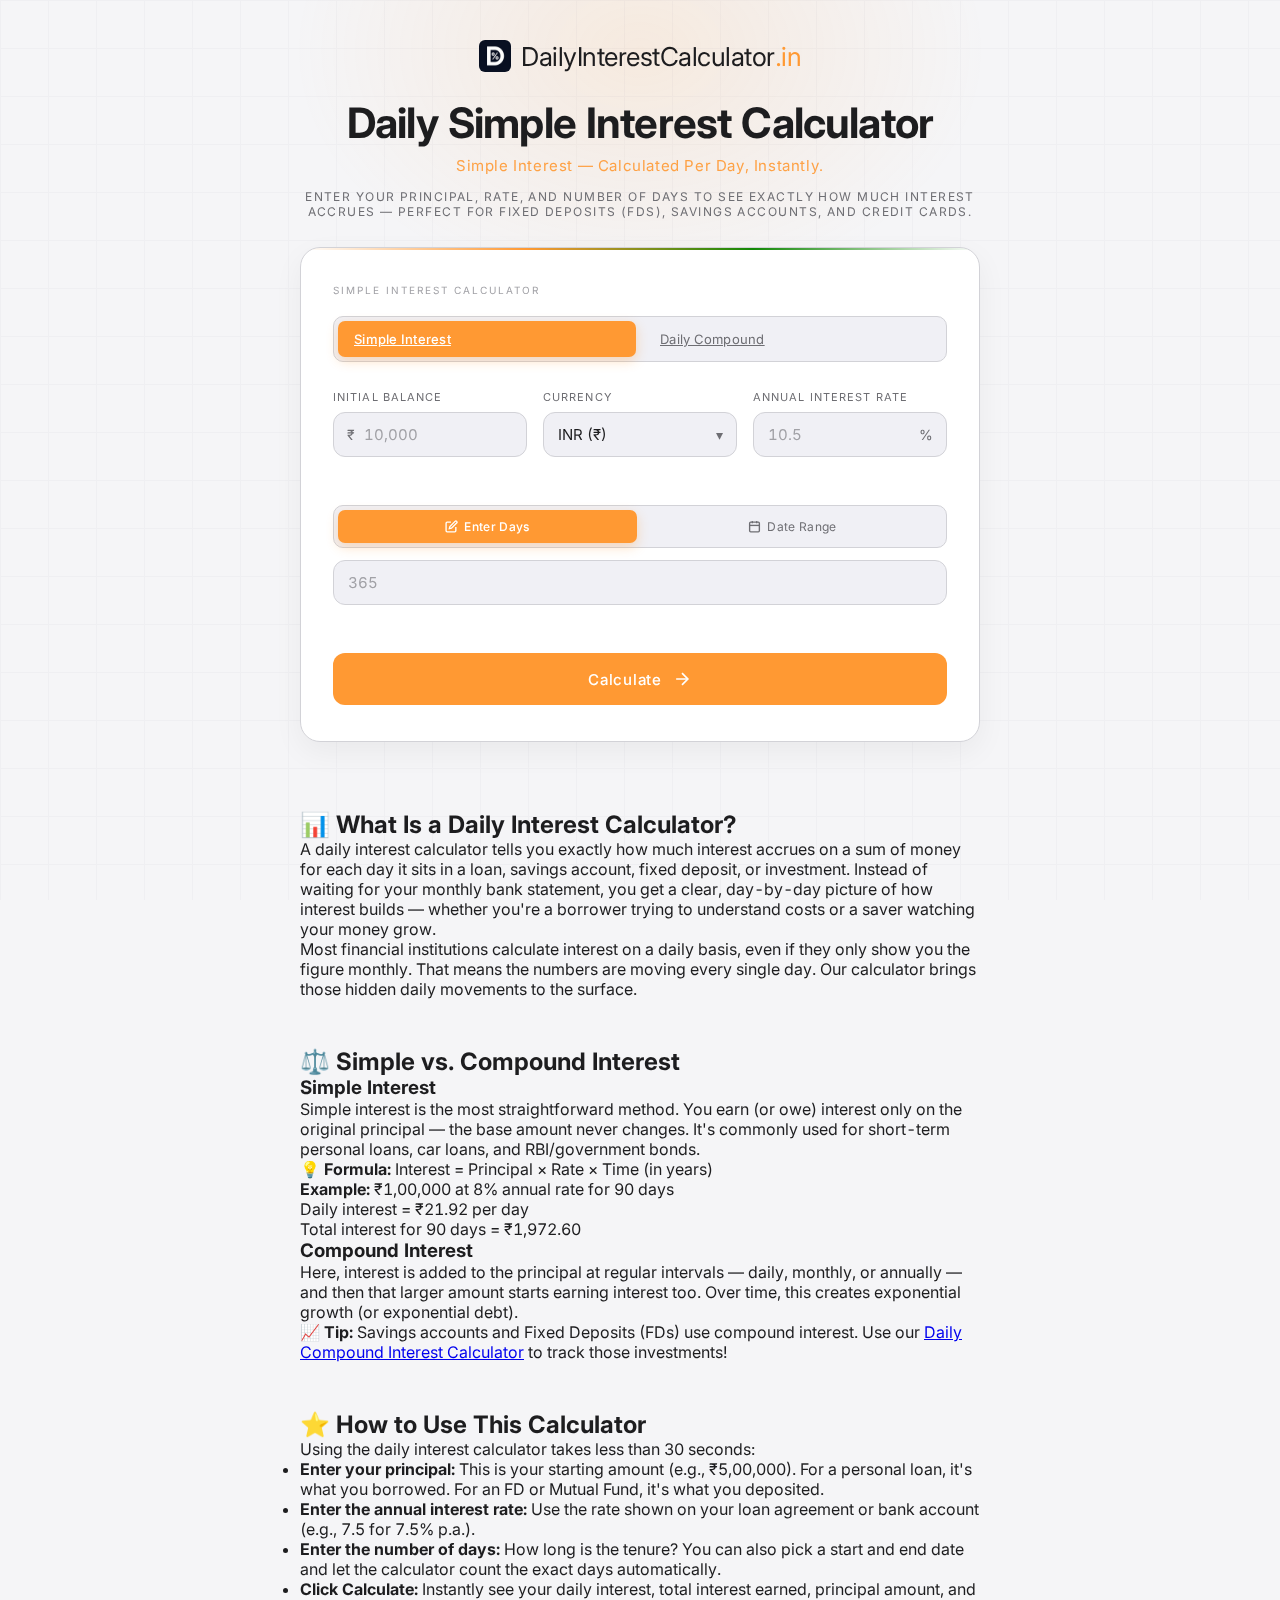
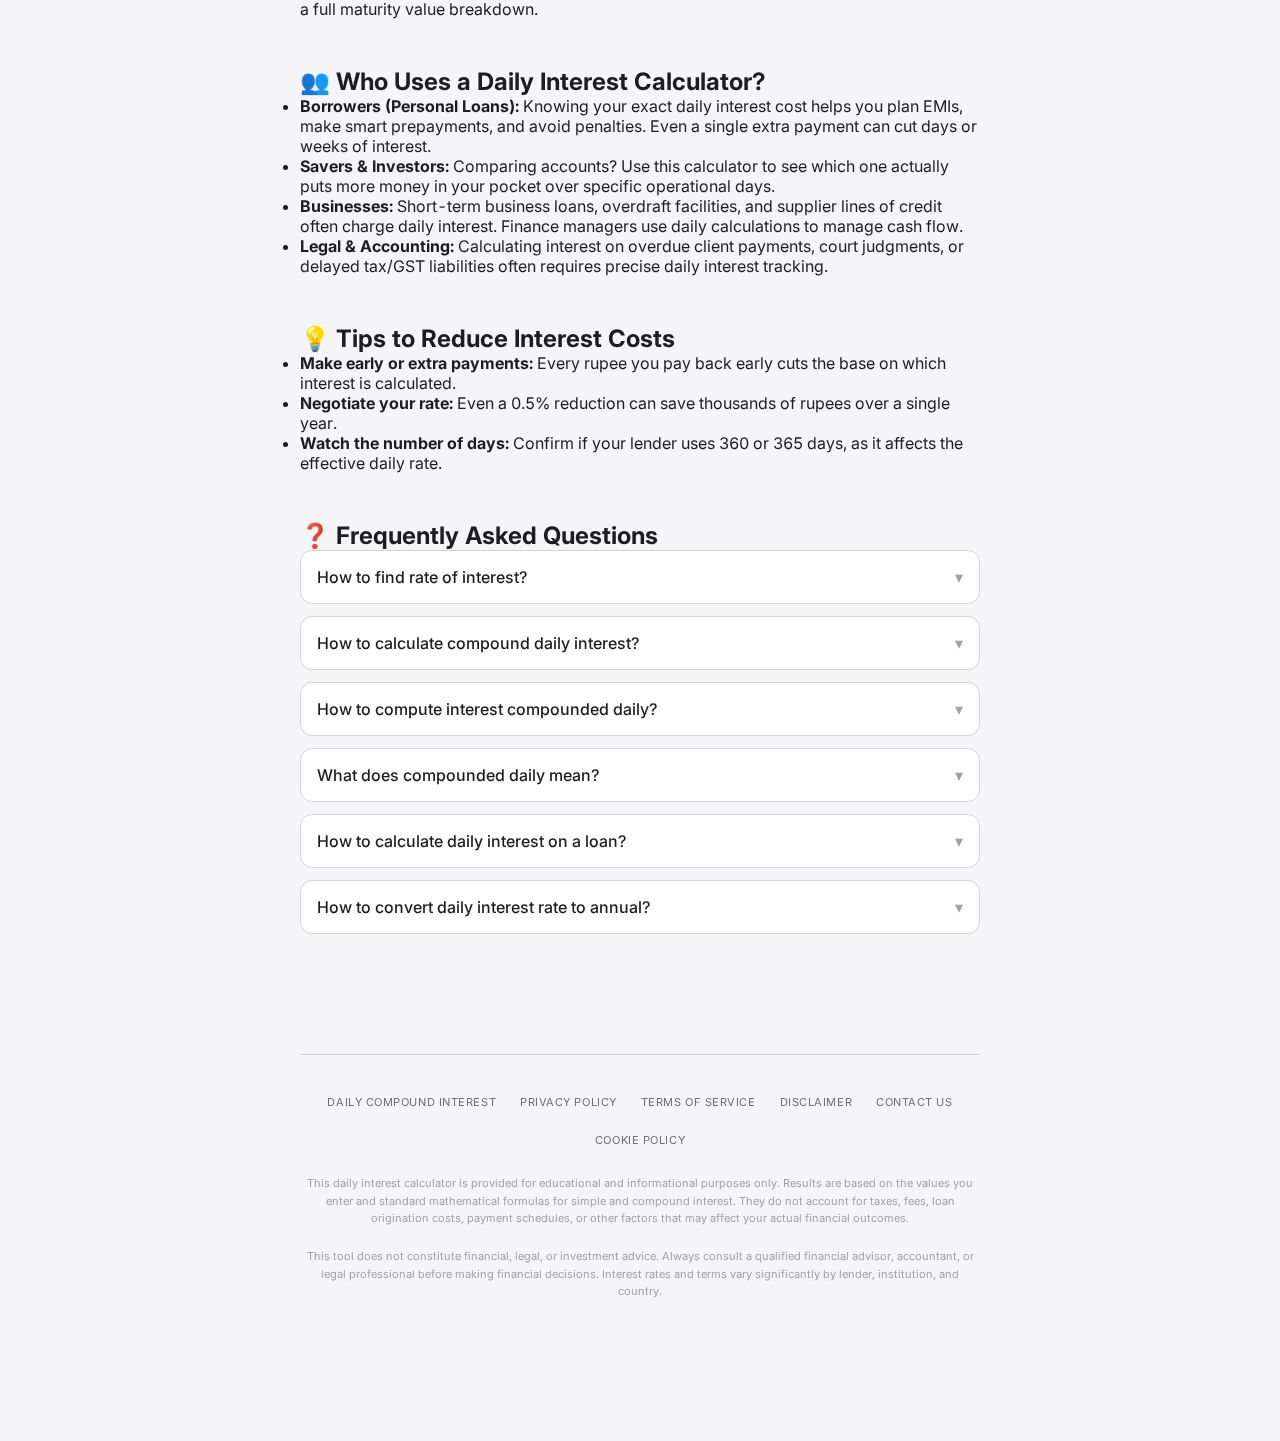
<file: index.html>
<!DOCTYPE html>
<html lang="en">

<head>
  <meta charset="UTF-8" />
  <meta name="viewport" content="width=device-width, initial-scale=1.0" />
  <title>Daily Simple Interest Calculator - Calculate Interest per Day</title>
  <meta name="description"
    content="Free daily simple interest calculator. Calculate interest instantly for loans, savings, and installments using simple interest formula." />
  <link rel="canonical" href="https://dailyinterestcalculator.in/" />
  <link rel="icon" type="image/svg+xml" href="assets/favicon.svg" />
  <link rel="icon" type="image/png" href="assets/favicon.png" sizes="32x32" />
  <link rel="shortcut icon" href="assets/favicon.png" />

  <!-- SEO FIX: hreflang for India-focused .in domain -->
  <link rel="alternate" hreflang="en-IN" href="https://dailyinterestcalculator.in/" />
  <link rel="alternate" hreflang="en" href="https://dailyinterestcalculator.in/" />

  <!-- Open Graph -->
  <meta property="og:type" content="website" />
  <meta property="og:site_name" content="DailyInterestCalculator.in" />
  <meta property="og:title" content="Daily Simple Interest Calculator" />
  <meta property="og:description"
    content="Free daily simple interest calculator. Calculate interest instantly for loans, savings, and installments." />
  <meta property="og:url" content="https://dailyinterestcalculator.in/" />
  <meta property="og:image" content="https://dailyinterestcalculator.in/assets/og-image.png" />
  <!-- Twitter Card -->
  <meta name="twitter:card" content="summary_large_image" />
  <meta name="twitter:title" content="Daily Simple Interest Calculator" />
  <meta name="twitter:description"
    content="Free daily simple interest calculator. Calculate interest instantly for loans, savings, and installments." />
  <meta name="twitter:image" content="https://dailyinterestcalculator.in/assets/og-image.png" />

  <link rel="stylesheet" href="css/style.css" />
  <link rel="preconnect" href="https://fonts.googleapis.com" crossorigin />
  <link rel="preconnect" href="https://fonts.gstatic.com" crossorigin />
  <!-- Non-blocking font load -->
  <link rel="stylesheet" href="https://fonts.googleapis.com/css2?family=Inter:wght@300;400;500;600;700&display=swap"
    media="print" onload="this.media='all'" />
  <noscript>
    <link rel="stylesheet"
      href="https://fonts.googleapis.com/css2?family=Inter:wght@300;400;500;600;700&display=swap" />
  </noscript>

  <!-- Google Analytics (async - non-blocking) -->
  <script async src="https://www.googletagmanager.com/gtag/js?id=G-N29CHHJYC7"></script>
  <script>
    window.dataLayer = window.dataLayer || [];
    function gtag() { dataLayer.push(arguments); }
    gtag('js', new Date());
    gtag('config', 'G-N29CHHJYC7');
  </script>

  <!-- SEO FIX: SoftwareApplication + FAQPage structured data -->
  <script type="application/ld+json">
  [
    {
      "@context": "https://schema.org",
      "@type": "SoftwareApplication",
      "name": "Daily Simple Interest Calculator",
      "description": "Free daily simple interest calculator. Instantly calculate interest for loans, savings, and fixed deposits using the standard simple interest formula.",
      "applicationCategory": "FinanceApplication",
      "operatingSystem": "Web",
      "url": "https://dailyinterestcalculator.in/",
      "offers": { "@type": "Offer", "price": "0", "priceCurrency": "INR" }
    },
    {
      "@context": "https://schema.org",
      "@type": "BreadcrumbList",
      "itemListElement": [
        { "@type": "ListItem", "position": 1, "name": "Home", "item": "https://dailyinterestcalculator.in/" },
        { "@type": "ListItem", "position": 2, "name": "Simple Interest Calculator" }
      ]
    },
    {
      "@context": "https://schema.org",
      "@type": "FAQPage",
      "mainEntity": [
        {
          "@type": "Question",
          "name": "How to find rate of interest?",
          "acceptedAnswer": {
            "@type": "Answer",
            "text": "You can find the annual rate of interest in your loan agreement, Fixed Deposit certificate, or credit card statement — typically expressed as % per annum (p.a.). If you know principal, total interest, and time: Rate = (Interest × 100) ÷ (Principal × Time)."
          }
        },
        {
          "@type": "Question",
          "name": "How to calculate compound daily interest?",
          "acceptedAnswer": {
            "@type": "Answer",
            "text": "Use A = P(1 + r/365)^(365×t), where A is total amount, P is principal, r is the annual rate as a decimal, and t is time in years. Our calculator does this instantly."
          }
        },
        {
          "@type": "Question",
          "name": "How to compute interest compounded daily?",
          "acceptedAnswer": {
            "@type": "Answer",
            "text": "Divide your annual rate by 365 to get the daily rate, apply it to your balance each day, and add each day's interest back to the balance so the next day earns on a slightly larger amount."
          }
        },
        {
          "@type": "Question",
          "name": "What does compounded daily mean?",
          "acceptedAnswer": {
            "@type": "Answer",
            "text": "Compounded daily means your bank or lender calculates interest at the end of every day and adds it to your balance, causing your money to grow faster than monthly or annual compounding."
          }
        },
        {
          "@type": "Question",
          "name": "How to calculate daily interest on a loan?",
          "acceptedAnswer": {
            "@type": "Answer",
            "text": "Divide your APR by 365 to get the daily rate, then multiply by your outstanding balance. That is your daily interest cost."
          }
        },
        {
          "@type": "Question",
          "name": "How to convert daily interest rate to annual?",
          "acceptedAnswer": {
            "@type": "Answer",
            "text": "For simple interest: multiply the daily rate by 365. For compounding daily: Effective Annual Rate = (1 + Daily Rate)^365 - 1. Example: 0.05% daily = 18.25% annually (simple)."
          }
        }
      ]
    }
  ]
  </script>
</head>

<body>

  <!-- Background decorations -->
  <div class="bg-grid" aria-hidden="true"></div>
  <div class="bg-glow" aria-hidden="true"></div>

  <div class="wrapper">

    <!-- Header -->
    <header class="header">
      <div class="logo">
        <!-- PERF FIX: removed loading="lazy" — above-the-fold image should be eager to avoid LCP penalty -->
        <img src="assets/favicon.png" alt="Daily Interest Calculator Logo" class="logo-img" width="32" height="32" />
        <span class="logo-text">DailyInterestCalculator<em>.in</em></span>
      </div>
      <h1 class="hero-headline">Daily Simple Interest Calculator</h1>
      <p class="hero-sub">Simple Interest — Calculated Per Day, Instantly.</p>
      <p class="tagline">Enter your principal, rate, and number of days to see exactly how much interest accrues —
        perfect for Fixed Deposits (FDs), Savings Accounts, and Credit Cards.</p>
    </header>

    <!-- Main Card -->
    <main class="card" aria-label="Daily Interest Calculator">

      <div class="card-label">SIMPLE INTEREST CALCULATOR</div>

      <!-- Mode Toggle — navigation links, not JS buttons -->
      <div class="mode-toggle" role="navigation" aria-label="Calculator type">
        <a href="index.html" class="mode-btn active" aria-current="page">Simple Interest</a>
        <a href="daily-compound-interest-calculator/" class="mode-btn">Daily Compound</a>
      </div>

      <!-- Inputs -->
      <div class="inputs-grid">
        <div class="field">
          <label for="principal">Initial Balance</label>
          <div class="input-wrap">
            <span class="input-prefix" id="currency-symbol" aria-hidden="true">₹</span>
            <input type="number" id="principal" placeholder="10,000" min="0" step="any" autocomplete="off"
              aria-describedby="principal-error" aria-label="Initial balance" />
          </div>
          <span class="error-msg" id="principal-error" role="alert" aria-live="polite"></span>
        </div>

        <div class="field">
          <label for="currency">Currency</label>
          <div class="input-wrap select-wrap">
            <select id="currency">
              <option value="INR" data-symbol="₹" data-locale="en-IN">INR (₹)</option>
              <option value="USD" data-symbol="$" data-locale="en-US">USD ($)</option>
              <option value="EUR" data-symbol="€" data-locale="de-DE">EUR (€)</option>
              <option value="GBP" data-symbol="£" data-locale="en-GB">GBP (£)</option>
              <option value="JPY" data-symbol="¥" data-locale="ja-JP">JPY (¥)</option>
            </select>
            <span class="select-arrow" aria-hidden="true">▾</span>
          </div>
          <span class="error-msg"></span>
        </div>

        <div class="field">
          <label for="rate">Annual Interest Rate</label>
          <div class="input-wrap">
            <input type="number" id="rate" placeholder="10.5" min="0" step="any" autocomplete="off"
              aria-describedby="rate-error" aria-label="Annual interest rate in percent" />
            <span class="input-suffix" aria-hidden="true">%</span>
          </div>
          <span class="error-msg" id="rate-error" role="alert" aria-live="polite"></span>
        </div>
      </div>

      <!-- Investment Duration -->
      <div class="days-section">

        <!-- BUG FIX 4: tab buttons now have aria-controls + id for proper tablist wiring -->
        <div class="days-mode-toggle" role="tablist" aria-label="Days input method">
          <button class="days-mode-btn active" data-panel="manual" role="tab" aria-selected="true"
            id="tab-manual" aria-controls="panel-manual">
            <svg width="13" height="13" viewBox="0 0 24 24" fill="none" stroke="currentColor" stroke-width="2.5"
              aria-hidden="true">
              <path d="M11 4H4a2 2 0 0 0-2 2v14a2 2 0 0 0 2 2h14a2 2 0 0 0 2-2v-7" />
              <path d="M18.5 2.5a2.121 2.121 0 0 1 3 3L12 15l-4 1 1-4 9.5-9.5z" />
            </svg>
            Enter Days
          </button>
          <button class="days-mode-btn" data-panel="daterange" role="tab" aria-selected="false"
            id="tab-daterange" aria-controls="panel-daterange">
            <svg width="13" height="13" viewBox="0 0 24 24" fill="none" stroke="currentColor" stroke-width="2.5"
              aria-hidden="true">
              <rect x="3" y="4" width="18" height="18" rx="2" />
              <line x1="16" y1="2" x2="16" y2="6" />
              <line x1="8" y1="2" x2="8" y2="6" />
              <line x1="3" y1="10" x2="21" y2="10" />
            </svg>
            Date Range
          </button>
        </div>

        <!-- Panel 1: Manual days -->
        <div class="days-panel" id="panel-manual" role="tabpanel" aria-labelledby="tab-manual">
          <div class="field">
            <div class="input-wrap">
              <input type="number" id="days" placeholder="365" min="1" max="3650" step="1" inputmode="numeric"
                pattern="[0-9]*" autocomplete="off" aria-describedby="days-error"
                aria-label="Number of days for interest calculation" />
            </div>
            <span class="error-msg" id="days-error" role="alert" aria-live="polite"></span>
          </div>
        </div>

        <!-- Panel 2: Date range -->
        <div class="days-panel hidden" id="panel-daterange" role="tabpanel" aria-labelledby="tab-daterange">
          <div class="date-range-direct">
            <div class="date-custom-row">
              <input type="date" id="start-date" aria-label="Start date" />
              <span class="date-sep" aria-hidden="true">→</span>
              <input type="date" id="end-date" aria-label="End date" />
              <button class="date-apply" id="apply-dates" type="button">Apply</button>
            </div>
          </div>
        </div>

      </div>

      <!-- Calculate Button -->
      <button class="calc-btn" id="calc-btn" type="button">
        <span>Calculate</span>
        <svg width="20" height="20" viewBox="0 0 24 24" fill="none" stroke="currentColor" stroke-width="2"
          aria-hidden="true">
          <line x1="5" y1="12" x2="19" y2="12" />
          <polyline points="12 5 19 12 12 19" />
        </svg>
      </button>

      <!-- Results — aria-live so screen readers announce updates -->
      <div class="results hidden" id="results" aria-live="polite" aria-atomic="true">
        <div class="results-divider"><span>Results</span></div>

        <!-- BUG FIX 8: 5 cards redesigned as 3-top + 2-bottom using CSS grid spans -->
        <div class="results-grid">
          <div class="result-card">
            <div class="result-label">Principal Amount</div>
            <div class="result-value" id="res-principal">—</div>
          </div>
          <div class="result-card accent">
            <div class="result-label">Interest Earned</div>
            <div class="result-value" id="res-interest">—</div>
          </div>
          <div class="result-card">
            <div class="result-label">Total Value</div>
            <div class="result-value" id="res-total">—</div>
          </div>
          <div class="result-card">
            <div class="result-label">Total Days</div>
            <div class="result-value" id="res-days">—</div>
          </div>
          <div class="result-card">
            <div class="result-label">Interest Rate</div>
            <div class="result-value" id="res-rate">—</div>
          </div>
        </div>

        <!-- Progress bar -->
        <div class="interest-bar">
          <div class="bar-labels">
            <span>Principal</span>
            <span>Interest</span>
          </div>
          <div class="bar-track">
            <div class="bar-principal" id="bar-principal"></div>
            <div class="bar-interest" id="bar-interest"></div>
          </div>
          <div class="bar-pcts">
            <span id="pct-principal">—</span>
            <span id="pct-interest">—</span>
          </div>
        </div>

        <!-- Detailed Schedule Table -->
        <div class="detailed-schedule hidden" id="detailed-schedule-container">
          <div class="schedule-header">
            <h3>Detailed Schedule</h3>
            <button class="csv-btn" id="download-csv" type="button">
              <svg width="14" height="14" viewBox="0 0 24 24" fill="none" stroke="currentColor" stroke-width="2"
                aria-hidden="true">
                <path d="M21 15v4a2 2 0 0 1-2 2H5a2 2 0 0 1-2-2v-4" />
                <polyline points="7 10 12 15 17 10" />
                <line x1="12" y1="15" x2="12" y2="3" />
              </svg>
              Download CSV
            </button>
          </div>
          <div class="schedule-table-meta" id="schedule-meta">—</div>
          <div class="table-scroll">
            <table class="schedule-table">
              <thead>
                <tr>
                  <th>Day</th>
                  <th>Interest</th>
                  <th>Total Interest</th>
                  <th>Balance</th>
                </tr>
              </thead>
              <tbody id="schedule-body">
                <!-- Populated by JS -->
              </tbody>
            </table>
          </div>
        </div>

        <!-- Reset -->
        <button class="reset-btn" id="reset-btn" type="button">↺ Reset</button>
      </div>

    </main>

    <!-- Content Sections -->
    <div class="content-wrapper">

      <section class="content-card">
        <h2>📊 What Is a Daily Interest Calculator?</h2>
        <p>A daily interest calculator tells you exactly how much interest accrues on a sum of money for each day it
          sits in a loan, savings account, fixed deposit, or investment. Instead of waiting for your monthly bank
          statement, you get a clear, day-by-day picture of how interest builds — whether you're a borrower trying to
          understand costs or a saver watching your money grow.</p>
        <p>Most financial institutions calculate interest on a daily basis, even if they only show you the figure
          monthly. That means the numbers are moving every single day. Our calculator brings those hidden daily
          movements to the surface.</p>
      </section>

      <section class="content-card">
        <h2>⚖️ Simple vs. Compound Interest</h2>
        <h3>Simple Interest</h3>
        <p>Simple interest is the most straightforward method. You earn (or owe) interest only on the original
          principal — the base amount never changes. It's commonly used for short-term personal loans, car loans, and
          RBI/government bonds.</p>
        <div class="highlight-box">
          <p>💡 <strong>Formula:</strong> Interest = Principal × Rate × Time (in years)</p>
        </div>
        <!-- MATH FIX: corrected ₹21.91 → ₹21.92 (100000 × 0.08 / 365 = 21.9178...) -->
        <p><strong>Example:</strong> ₹1,00,000 at 8% annual rate for 90 days<br>
          Daily interest = ₹21.92 per day<br>
          Total interest for 90 days = ₹1,972.60</p>

        <h3>Compound Interest</h3>
        <p>Here, interest is added to the principal at regular intervals — daily, monthly, or annually — and then that
          larger amount starts earning interest too. Over time, this creates exponential growth (or exponential debt).
        </p>
        <div class="highlight-box">
          <p>📈 <strong>Tip:</strong> Savings accounts and Fixed Deposits (FDs) use compound interest. Use our <a
              href="daily-compound-interest-calculator/" class="inline-link">Daily Compound Interest Calculator</a> to
            track those investments!</p>
        </div>
      </section>

      <section class="content-card">
        <h2>⭐ How to Use This Calculator</h2>
        <p>Using the daily interest calculator takes less than 30 seconds:</p>
        <ul class="modern-list">
          <li><strong>Enter your principal:</strong> This is your starting amount (e.g., ₹5,00,000). For a personal
            loan, it's what you borrowed. For an FD or Mutual Fund, it's what you deposited.</li>
          <li><strong>Enter the annual interest rate:</strong> Use the rate shown on your loan agreement or bank account
            (e.g., 7.5 for 7.5% p.a.).</li>
          <li><strong>Enter the number of days:</strong> How long is the tenure? You can also pick a start and end date
            and let the calculator count the exact days automatically.</li>
          <li><strong>Click Calculate:</strong> Instantly see your daily interest, total interest earned, principal
            amount, and a full maturity value breakdown.</li>
        </ul>
      </section>

      <section class="content-card">
        <h2>👥 Who Uses a Daily Interest Calculator?</h2>
        <ul class="modern-list">
          <li><strong>Borrowers (Personal Loans):</strong> Knowing your exact daily interest cost helps you plan EMIs,
            make smart prepayments, and avoid penalties. Even a single extra payment can cut days or weeks of interest.
          </li>
          <li><strong>Savers & Investors:</strong> Comparing accounts? Use this calculator to see which one actually
            puts more money in your pocket over specific operational days.</li>
          <li><strong>Businesses:</strong> Short-term business loans, overdraft facilities, and supplier lines of credit
            often charge daily interest. Finance managers use daily calculations to manage cash flow.</li>
          <li><strong>Legal & Accounting:</strong> Calculating interest on overdue client payments, court judgments, or
            delayed tax/GST liabilities often requires precise daily interest tracking.</li>
        </ul>
      </section>

      <section class="content-card">
        <h2>💡 Tips to Reduce Interest Costs</h2>
        <ul class="modern-list">
          <li><strong>Make early or extra payments:</strong> Every rupee you pay back early cuts the base on which
            interest is calculated.</li>
          <li><strong>Negotiate your rate:</strong> Even a 0.5% reduction can save thousands of rupees over a single
            year.</li>
          <li><strong>Watch the number of days:</strong> Confirm if your lender uses 360 or 365 days, as it affects the
            effective daily rate.</li>
        </ul>
      </section>

      <section class="content-card">
        <h2>❓ Frequently Asked Questions</h2>
        <div class="faq-accordion">
          <details>
            <summary>How to find rate of interest?</summary>
            <p>You can find the annual rate of interest mentioned in your loan agreement, Fixed Deposit (FD)
              certificate, or credit card statement. It is typically expressed as a percentage per annum (p.a.). If you
              know your principal, total interest paid, and time period, you can find the simple interest rate
              mathematically using: Rate = (Interest × 100) ÷ (Principal × Time).</p>
          </details>
          <details>
            <summary>How to calculate compound daily interest?</summary>
            <p>To calculate daily compound interest manually, use the formula A = P(1 + r/365)^(365×t), where A is the
              total maturity amount, P is the principal, r is the annual rate (in decimal), and t is time in years.
              Because doing this by hand for hundreds of days is complex, our daily interest calculator instantly
              processes this math for you.</p>
          </details>
          <details>
            <summary>How to compute interest compounded daily?</summary>
            <p>Computing interest compounded daily means taking your annual rate, dividing it by 365 to get the "daily
              rate", and applying that tiny percentage to your balance every single day. Crucially, each day's interest
              is added back to your balance, meaning the next day you earn interest on an ever-slightly larger amount.
            </p>
          </details>
          <details>
            <summary>What does compounded daily mean?</summary>
            <p>Compounded daily means that your financial institution calculates your interest at the end of every day
              and immediately adds it to your principal balance. It ensures your money grows (or your debt increases)
              far faster than if interest was only calculated monthly or annually.</p>
          </details>
          <details>
            <summary>How to calculate daily interest on a loan?</summary>
            <p>For a simple daily interest loan, divide your Annual Percentage Rate (APR) by 365 to get your daily
              interest rate. Multiply that daily rate by your outstanding loan balance. The result is exactly how much
              that loan costs you in interest for that single day.</p>
          </details>
          <details>
            <summary>How to convert daily interest rate to annual?</summary>
            <p>To convert a simple daily interest rate to an annual rate, multiply the daily percentage by 365. For
              example, if your daily rate is 0.05%, your annual rate is 0.05% × 365 = 18.25% p.a. If the interest is
              compounding daily, use the effective annual yield formula: Effective Annual Rate = (1 + Daily
              Rate)^365 − 1.</p>
          </details>
        </div>
      </section>

    </div>

    <!-- Footer -->
    <footer class="footer">
      <div class="footer-links">
        <a href="daily-compound-interest-calculator/">Daily Compound Interest</a>
        <a href="privacy.html">Privacy Policy</a>
        <a href="terms.html">Terms of Service</a>
        <a href="disclaimer.html">Disclaimer</a>
        <a href="contact.html">Contact Us</a>
        <a href="cookies.html">Cookie Policy</a>
      </div>
      <p>This daily interest calculator is provided for educational and informational purposes only. Results are based
        on the values you enter and standard mathematical formulas for simple and compound interest. They do not account
        for taxes, fees, loan origination costs, payment schedules, or other factors that may affect your actual
        financial outcomes.</p>
      <p>This tool does not constitute financial, legal, or investment advice. Always consult a qualified financial
        advisor, accountant, or legal professional before making financial decisions. Interest rates and terms vary
        significantly by lender, institution, and country.</p>
    </footer>

  </div>

  <!-- PERF FIX: Clarity moved to end of body and made async — no longer render-blocking -->
  <script>
    (function (c, l, a, r, i, t, y) {
      c[a] = c[a] || function () { (c[a].q = c[a].q || []).push(arguments) };
      t = l.createElement(r); t.async = 1; t.src = "https://www.clarity.ms/tag/" + i;
      y = l.getElementsByTagName(r)[0]; y.parentNode.insertBefore(t, y);
    })(window, document, "clarity", "script", "vnphy4eolg");
  </script>

  <script src="js/calculator.js" defer></script>
</body>

</html>
</file>
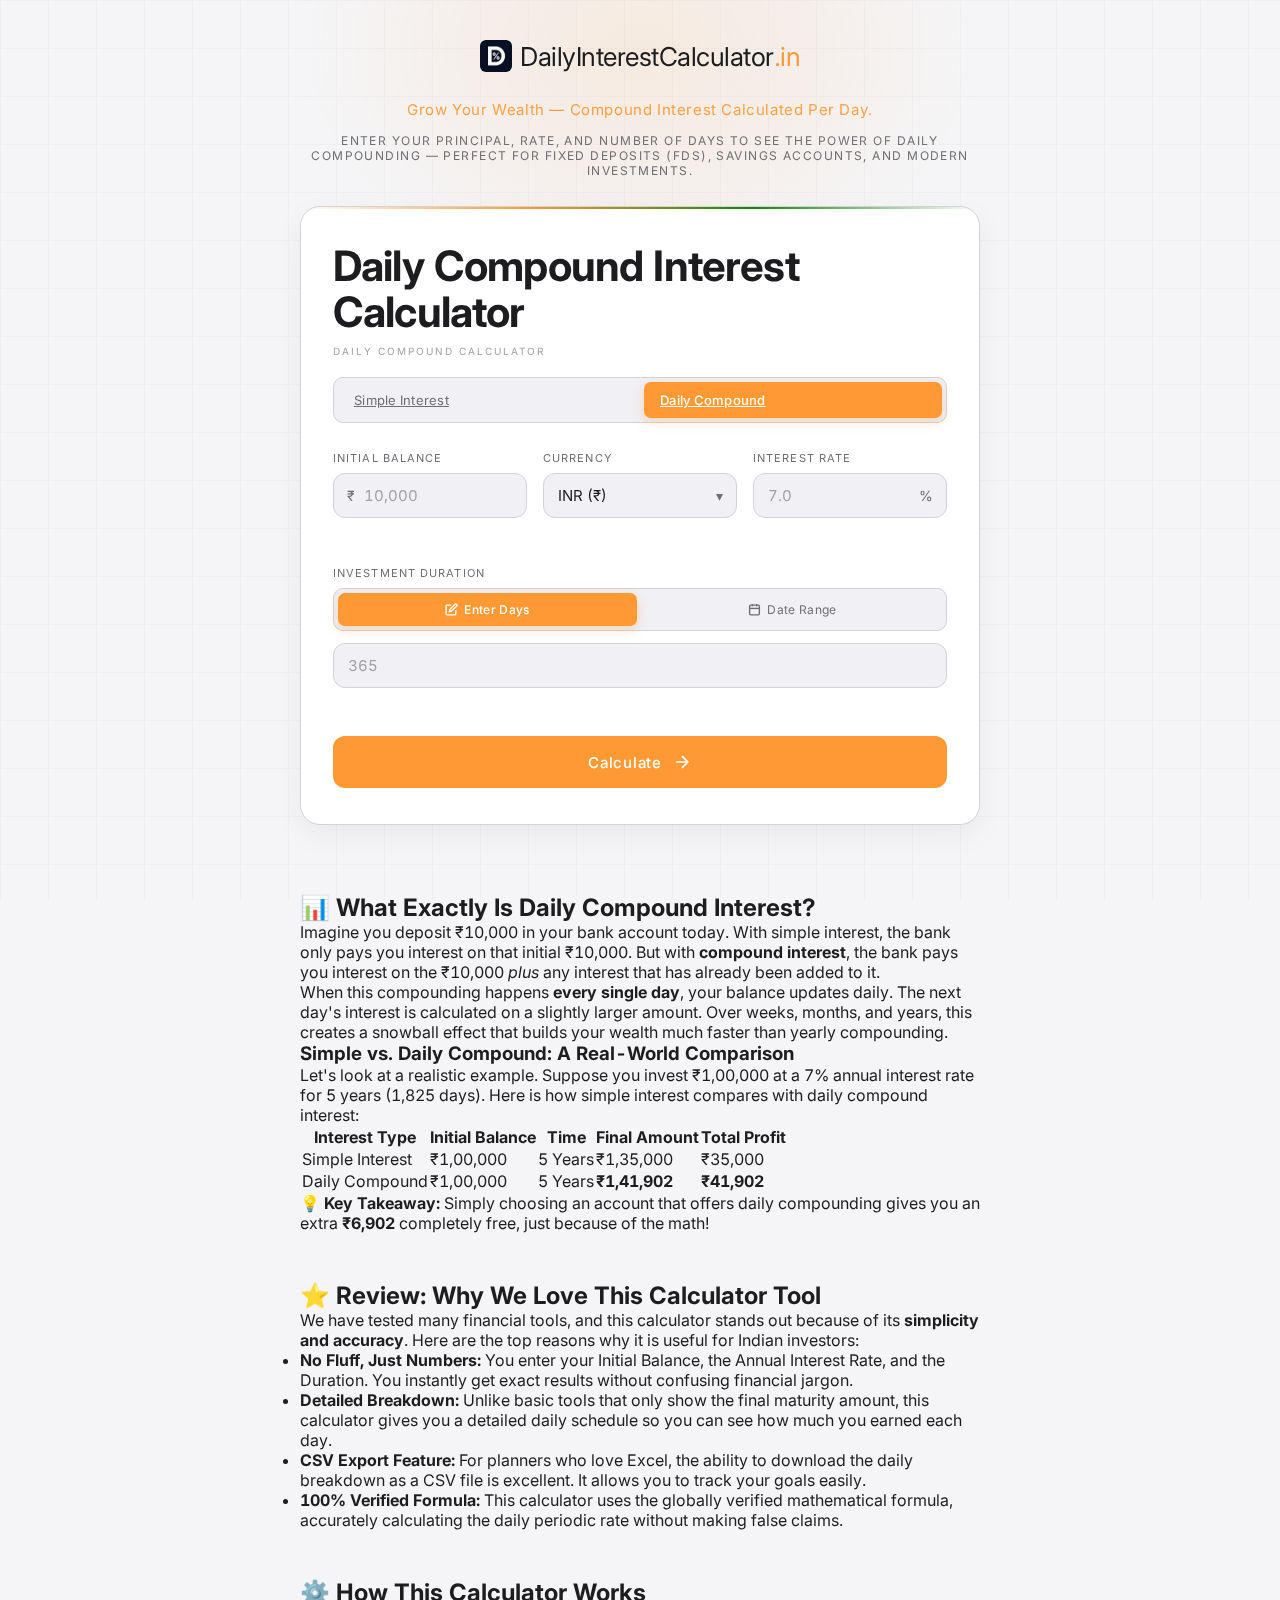
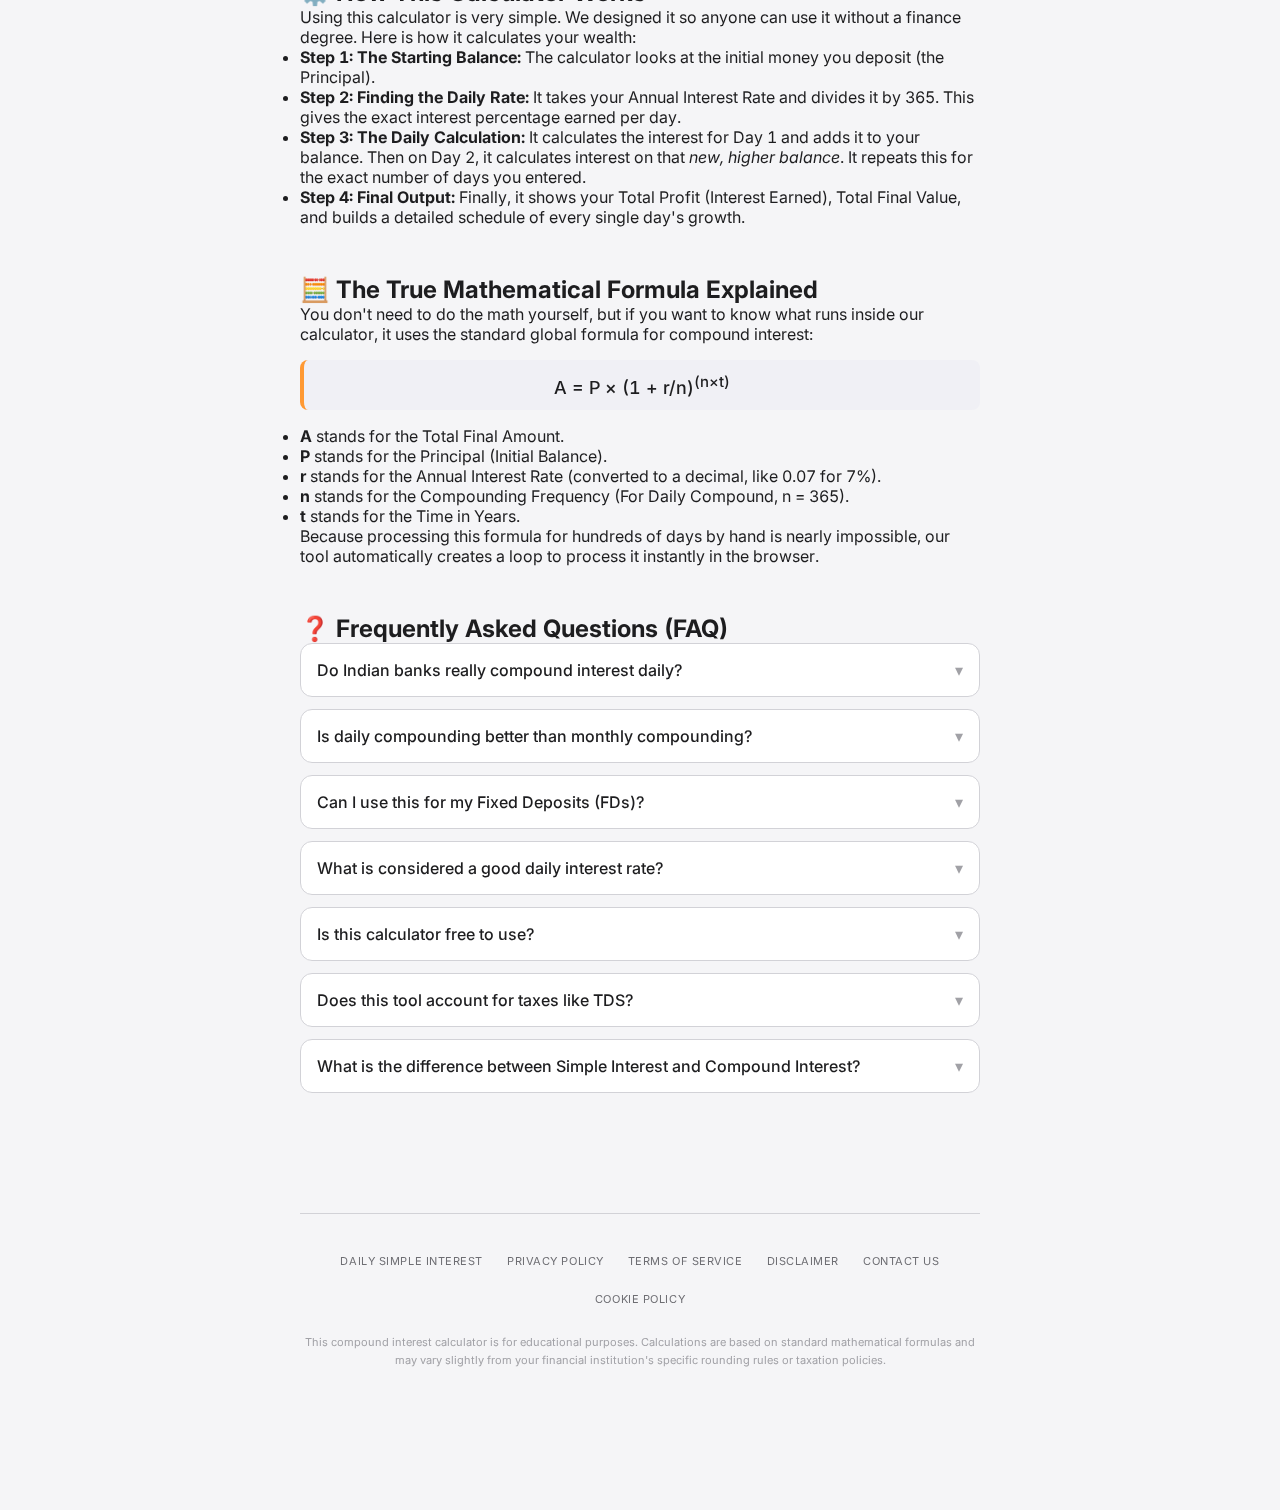
<file: daily-compound-interest-calculator/index.html>
<!DOCTYPE html>
<html lang="en">

<head>
  <meta charset="UTF-8" />
  <meta name="viewport" content="width=device-width, initial-scale=1.0" />

  <!-- FIX #11: Title trimmed to 55 chars (was 72 — caused SERP truncation) -->
  <title>Daily Compound Interest Calculator | Free &amp; Accurate</title>

  <meta name="description"
    content="Free daily compound interest calculator. Calculate how your money grows with daily compounding. Get accurate results for savings, FDs, and investments." />
  <meta name="robots" content="index, follow" />
  <link rel="canonical" href="https://dailyinterestcalculator.in/daily-compound-interest-calculator/" />
  <link rel="icon" type="image/svg+xml" href="../assets/favicon.svg" />
  <link rel="icon" type="image/png" href="../assets/favicon.png" sizes="32x32" />
  <link rel="shortcut icon" href="../assets/favicon.png" />

  <!-- Open Graph -->
  <meta property="og:type" content="website" />
  <meta property="og:site_name" content="DailyInterestCalculator.in" />
  <!-- FIX #12: og:title now aligned with page title (was truncated, missing keyword tail) -->
  <meta property="og:title" content="Daily Compound Interest Calculator | Free &amp; Accurate" />
  <meta property="og:description"
    content="Free daily compound interest calculator. Calculate how your money grows with daily compounding. Get accurate results for savings, FDs, and investments." />
  <meta property="og:url" content="https://dailyinterestcalculator.in/daily-compound-interest-calculator/" />
  <meta property="og:image" content="https://dailyinterestcalculator.in/assets/og-image.png" />

  <!-- Twitter Card -->
  <meta name="twitter:card" content="summary_large_image" />
  <meta name="twitter:title" content="Daily Compound Interest Calculator | Free &amp; Accurate" />
  <meta name="twitter:description"
    content="Free daily compound interest calculator. Calculate how your money grows with daily compounding. Get accurate results for savings, FDs, and investments." />
  <meta name="twitter:image" content="https://dailyinterestcalculator.in/assets/og-image.png" />

  <!-- FIX #9 + #13: FAQPage schema + SoftwareApplication schema — enables Google rich results -->
  <script type="application/ld+json">
  [
    {
      "@context": "https://schema.org",
      "@type": "SoftwareApplication",
      "name": "Daily Compound Interest Calculator",
      "description": "Free online calculator that computes daily compound interest using the standard A = P(1 + r/n)^(nt) formula. Supports multiple currencies, date-range input, and CSV export.",
      "applicationCategory": "FinanceApplication",
      "operatingSystem": "Web",
      "url": "https://dailyinterestcalculator.in/daily-compound-interest-calculator/",
      "offers": { "@type": "Offer", "price": "0", "priceCurrency": "INR" },
      "inLanguage": "en-IN"
    },
    {
      "@context": "https://schema.org",
      "@type": "BreadcrumbList",
      "itemListElement": [
        { "@type": "ListItem", "position": 1, "name": "Home", "item": "https://dailyinterestcalculator.in/" },
        { "@type": "ListItem", "position": 2, "name": "Daily Compound Interest Calculator" }
      ]
    },
    {
      "@context": "https://schema.org",
      "@type": "FAQPage",
      "mainEntity": [
        {
          "@type": "Question",
          "name": "Do Indian banks really compound interest daily?",
          "acceptedAnswer": {
            "@type": "Answer",
            "text": "Yes. As per RBI guidelines, most savings accounts in India calculate interest on your daily closing balance. However, the interest is usually credited to your account only once every quarter (every 3 months)."
          }
        },
        {
          "@type": "Question",
          "name": "Is daily compounding better than monthly compounding?",
          "acceptedAnswer": {
            "@type": "Answer",
            "text": "Absolutely. The more frequently your money compounds, the faster it grows. Daily compounding is mathematically superior to weekly, monthly, or yearly compounding because your interest starts earning its own interest much sooner."
          }
        },
        {
          "@type": "Question",
          "name": "Can I use this for my Fixed Deposits (FDs)?",
          "acceptedAnswer": {
            "@type": "Answer",
            "text": "Yes! While many FDs compound quarterly, some specialized FDs and reinvestment plans use daily compounding. Using this calculator will give you the most aggressive growth estimate possible for your investment."
          }
        },
        {
          "@type": "Question",
          "name": "What is considered a good daily interest rate?",
          "acceptedAnswer": {
            "@type": "Answer",
            "text": "Interest rates are almost always quoted annually. If a bank offers 7% per year, the daily rate is roughly 0.019%. Look for the highest Annual Rate (APY) that offers daily compounding rather than searching for a daily rate directly."
          }
        },
        {
          "@type": "Question",
          "name": "Is this calculator free to use?",
          "acceptedAnswer": {
            "@type": "Answer",
            "text": "Yes, this calculator is 100% free with no hidden charges, required account sign-ups, or usage limits. Use it as often as you need to plan your financial goals."
          }
        },
        {
          "@type": "Question",
          "name": "Does this tool account for taxes like TDS?",
          "acceptedAnswer": {
            "@type": "Answer",
            "text": "No. This calculator shows your gross (total) interest earned. In India, banks deduct Tax Deducted at Source (TDS) if your interest crosses a certain limit (currently Rs 40,000 for regular individuals). You will need to calculate your tax separately depending on your tax slab."
          }
        },
        {
          "@type": "Question",
          "name": "What is the difference between Simple Interest and Compound Interest?",
          "acceptedAnswer": {
            "@type": "Answer",
            "text": "Simple interest gives you a fixed return based only on your starting money. Compound interest gives you returns on both your starting money AND the interest already earned. Compounding is much better for long-term wealth building."
          }
        }
      ]
    }
  ]
  </script>

  <link rel="stylesheet" href="../css/style.css" />
  <link rel="preconnect" href="https://fonts.googleapis.com" crossorigin />
  <link rel="preconnect" href="https://fonts.gstatic.com" crossorigin />
  <link rel="stylesheet" href="https://fonts.googleapis.com/css2?family=Inter:wght@300;400;500;600;700&display=swap"
    media="print" onload="this.media='all'" />
  <noscript>
    <link rel="stylesheet"
      href="https://fonts.googleapis.com/css2?family=Inter:wght@300;400;500;600;700&display=swap" />
  </noscript>

  <!-- FIX #10: GA4 loader script was completely missing — gtag() calls were firing into a void -->
  <script async src="https://www.googletagmanager.com/gtag/js?id=G-N29CHHJYC7"></script>
  <script src="js/analytics.js" defer></script>
</head>

<body>

  <div class="bg-grid"></div>
  <div class="bg-glow"></div>

  <div class="wrapper">

    <!-- Header — logo + tagline only (h1 moved inside <main> per FIX #14) -->
    <header class="header">
      <div class="logo">
        <a href="../index.html" style="text-decoration: none; display: flex; align-items: center; gap: 8px;">
          <img src="../assets/favicon.png" alt="Daily Interest Calculator Logo" class="logo-img" width="32" height="32"
            loading="lazy" />
          <span class="logo-text">DailyInterestCalculator<em>.in</em></span>
        </a>
      </div>
      <p class="hero-sub">Grow Your Wealth — Compound Interest Calculated Per Day.</p>
      <p class="tagline">Enter your principal, rate, and number of days to see the power of daily compounding —
        perfect for Fixed Deposits (FDs), Savings Accounts, and modern investments.</p>
    </header>

    <!-- Main Card -->
    <main class="card" aria-label="Daily Compound Interest Calculator">

      <!-- FIX #14: h1 is now inside <main> — correct SEO document outline -->
      <h1 class="hero-headline">Daily Compound Interest Calculator</h1>

      <div class="card-label">DAILY COMPOUND CALCULATOR</div>

      <!-- Mode Toggle -->
      <div class="mode-toggle">
        <a href="../index.html" class="mode-btn">Simple Interest</a>
        <a href="index.html" class="mode-btn active">Daily Compound</a>
      </div>

      <!-- Inputs -->
      <div class="inputs-grid">
        <div class="field">
          <label for="principal">Initial Balance</label>
          <div class="input-wrap">
            <span class="input-prefix" id="currency-symbol" aria-hidden="true">₹</span>
            <input type="number" id="principal" placeholder="10,000" min="0" step="any" autocomplete="off"
              aria-describedby="principal-error" aria-label="Starting balance" />
          </div>
          <span class="error-msg" id="principal-error" role="alert" aria-live="polite"></span>
        </div>

        <div class="field">
          <label for="currency">Currency</label>
          <div class="input-wrap select-wrap">
            <select id="currency">
              <option value="INR" data-symbol="₹" data-locale="en-IN">INR (₹)</option>
              <option value="USD" data-symbol="$" data-locale="en-US">USD ($)</option>
              <option value="EUR" data-symbol="€" data-locale="de-DE">EUR (€)</option>
              <option value="GBP" data-symbol="£" data-locale="en-GB">GBP (£)</option>
              <option value="JPY" data-symbol="¥" data-locale="ja-JP">JPY (¥)</option>
            </select>
            <span class="select-arrow">▾</span>
          </div>
          <span class="error-msg"></span>
        </div>

        <div class="field">
          <label for="rate">Interest Rate</label>
          <div class="input-group">
            <div class="input-wrap">
              <input type="number" id="rate" placeholder="7.0" min="0" step="any" autocomplete="off"
                aria-describedby="rate-error" aria-label="Interest rate" />
              <span class="input-suffix" aria-hidden="true">%</span>
            </div>

          </div>
          <span class="error-msg" id="rate-error" role="alert" aria-live="polite"></span>
        </div>
      </div>

      <!-- Investment Duration -->
      <div class="field full-width" style="margin-top: 10px;">
        <label>Investment Duration</label>
        <div class="days-section">
          <div class="days-mode-toggle" role="tablist" aria-label="Days input method">
            <button class="days-mode-btn active" data-panel="manual" role="tab" aria-selected="true">
              <svg width="13" height="13" viewBox="0 0 24 24" fill="none" stroke="currentColor" stroke-width="2.5"
                aria-hidden="true">
                <path d="M11 4H4a2 2 0 0 0-2 2v14a2 2 0 0 0 2 2h14a2 2 0 0 0 2-2v-7" />
                <path d="M18.5 2.5a2.121 2 0 0 1 3 3L12 15l-4 1 1-4 9.5-9.5z" />
              </svg>
              Enter Days
            </button>
            <button class="days-mode-btn" data-panel="daterange" role="tab" aria-selected="false">
              <svg width="13" height="13" viewBox="0 0 24 24" fill="none" stroke="currentColor" stroke-width="2.5"
                aria-hidden="true">
                <rect x="3" y="4" width="18" height="18" rx="2" />
                <line x1="16" y1="2" x2="16" y2="6" />
                <line x1="8" y1="2" x2="8" y2="6" />
                <line x1="3" y1="10" x2="21" y2="10" />
              </svg>
              Date Range
            </button>
          </div>

          <div class="days-panel" id="panel-manual" role="tabpanel">
            <div class="field">
              <div class="input-wrap">
                <input type="number" id="days" placeholder="365" min="1" max="3650" step="1" inputmode="numeric"
                  pattern="[0-9]*" autocomplete="off" aria-describedby="days-error"
                  aria-label="Number of days for interest calculation" />
              </div>
              <span class="error-msg" id="days-error" role="alert" aria-live="polite"></span>
            </div>
          </div>

          <div class="days-panel hidden" id="panel-daterange" role="tabpanel">
            <div class="date-range-direct">
              <div class="date-custom-row">
                <input type="date" id="start-date" aria-label="Start date" />
                <span class="date-sep">→</span>
                <input type="date" id="end-date" aria-label="End date" />
                <button class="date-apply" id="apply-dates">Apply</button>
              </div>
            </div>
          </div>
        </div>
      </div>

      <!-- Calculate Button -->
      <button class="calc-btn" id="calc-btn">
        <span>Calculate</span>
        <svg width="20" height="20" viewBox="0 0 24 24" fill="none" stroke="currentColor" stroke-width="2">
          <line x1="5" y1="12" x2="19" y2="12" />
          <polyline points="12 5 19 12 12 19" />
        </svg>
      </button>

      <!-- Results -->
      <div class="results hidden" id="results">
        <div class="results-divider"><span>Results</span></div>

        <!--
          FIX #4: res-days and res-rate are now populated by JS.
          Layout fix: 5 cards in results-grid-5 (2-2-1 layout via CSS) — no orphan on desktop.
        -->
        <div class="results-grid results-grid-5">
          <div class="result-card">
            <div class="result-label">Principal Amount</div>
            <div class="result-value" id="res-principal">—</div>
          </div>
          <div class="result-card accent">
            <div class="result-label">Interest Earned</div>
            <div class="result-value" id="res-interest">—</div>
          </div>
          <div class="result-card">
            <div class="result-label">Total Value</div>
            <div class="result-value" id="res-total">—</div>
          </div>
          <div class="result-card">
            <div class="result-label">Total Days</div>
            <div class="result-value" id="res-days">—</div>
          </div>
          <div class="result-card">
            <div class="result-label">Annual Rate</div>
            <div class="result-value" id="res-rate">—</div>
          </div>
        </div>

        <!-- Progress bar -->
        <div class="interest-bar">
          <div class="bar-labels">
            <span>Principal</span>
            <span>Interest</span>
          </div>
          <div class="bar-track">
            <div class="bar-principal" id="bar-principal"></div>
            <div class="bar-interest" id="bar-interest"></div>
          </div>
          <div class="bar-pcts">
            <span id="pct-principal">—</span>
            <span id="pct-interest">—</span>
          </div>
        </div>

        <!-- FIX #5: Schedule starts visible (not hidden); JS populates rows and CSV handler is wired up -->
        <div class="detailed-schedule" id="detailed-schedule-container">
          <div class="schedule-header">
            <h3>Detailed Daily Schedule</h3>
            <button class="csv-btn" id="download-csv">
              <svg width="14" height="14" viewBox="0 0 24 24" fill="none" stroke="currentColor" stroke-width="2"
                aria-hidden="true">
                <path d="M21 15v4a2 2 0 0 1-2 2H5a2 2 0 0 1-2-2v-4" />
                <polyline points="7 10 12 15 17 10" />
                <line x1="12" y1="15" x2="12" y2="3" />
              </svg>
              Download CSV
            </button>
          </div>
          <div class="schedule-table-meta" id="schedule-meta">—</div>
          <div class="table-scroll">
            <table class="schedule-table">
              <thead>
                <tr>
                  <th>Day</th>
                  <th>Daily Interest</th>
                  <th>Total Interest</th>
                  <th>Balance</th>
                </tr>
              </thead>
              <tbody id="schedule-body"></tbody>
            </table>
          </div>
        </div>

        <!-- Reset -->
        <button class="reset-btn" id="reset-btn">↺ Reset</button>
      </div>

    </main>

    <!-- Content Sections — FIX #15: reverted back to content-card to fix transparency bug -->
    <div class="content-wrapper">
      <section class="content-card">
        <h2>📊 What Exactly Is Daily Compound Interest?</h2>
        <p>Imagine you deposit ₹10,000 in your bank account today. With simple interest, the bank only pays you
          interest on that initial ₹10,000. But with <strong>compound interest</strong>, the bank pays you interest on
          the ₹10,000 <em>plus</em> any interest that has already been added to it.</p>
        <p>When this compounding happens <strong>every single day</strong>, your balance updates daily. The next day's
          interest is calculated on a slightly larger amount. Over weeks, months, and years, this creates a snowball
          effect that builds your wealth much faster than yearly compounding.</p>

        <h3>Simple vs. Daily Compound: A Real-World Comparison</h3>
        <p>Let's look at a realistic example. Suppose you invest ₹1,00,000 at a 7% annual interest rate for 5 years
          (1,825 days). Here is how simple interest compares with daily compound interest:</p>

        <table class="premium-table">
          <thead>
            <tr>
              <th>Interest Type</th>
              <th>Initial Balance</th>
              <th>Time</th>
              <th>Final Amount</th>
              <th>Total Profit</th>
            </tr>
          </thead>
          <tbody>
            <tr>
              <td>Simple Interest</td>
              <td>₹1,00,000</td>
              <td>5 Years</td>
              <td>₹1,35,000</td>
              <td>₹35,000</td>
            </tr>
            <tr>
              <!-- FIX #6: corrected from ₹1,41,903 / ₹41,903 → accurate ₹1,41,902 / ₹41,902 -->
              <td>Daily Compound</td>
              <td>₹1,00,000</td>
              <td>5 Years</td>
              <td><strong>₹1,41,902</strong></td>
              <td><strong>₹41,902</strong></td>
            </tr>
          </tbody>
        </table>

        <div class="highlight-box">
          <p>💡 <strong>Key Takeaway:</strong> Simply choosing an account that offers daily compounding gives you an
            extra <strong>₹6,902</strong> completely free, just because of the math!</p>
        </div>
      </section>

      <section class="content-card">
        <h2>⭐ Review: Why We Love This Calculator Tool</h2>
        <p>We have tested many financial tools, and this calculator stands out because of its <strong>simplicity and
            accuracy</strong>. Here are the top reasons why it is useful for Indian investors:</p>
        <ul class="modern-list">
          <li><strong>No Fluff, Just Numbers:</strong> You enter your Initial Balance, the Annual Interest Rate, and the
            Duration. You instantly get exact results without confusing financial jargon.</li>
          <li><strong>Detailed Breakdown:</strong> Unlike basic tools that only show the final maturity amount, this
            calculator gives you a detailed daily schedule so you can see how much you earned each day.</li>
          <li><strong>CSV Export Feature:</strong> For planners who love Excel, the ability to download the daily
            breakdown as a CSV file is excellent. It allows you to track your goals easily.</li>
          <li><strong>100% Verified Formula:</strong> This calculator uses the globally verified mathematical formula,
            accurately calculating the daily periodic rate without making false claims.</li>
        </ul>
      </section>

      <section class="content-card">
        <h2>⚙️ How This Calculator Works</h2>
        <p>Using this calculator is very simple. We designed it so anyone can use it without a finance degree. Here is
          how it calculates your wealth:</p>
        <ul class="modern-list">
          <li><strong>Step 1: The Starting Balance:</strong> The calculator looks at the initial money you deposit (the
            Principal).</li>
          <li><strong>Step 2: Finding the Daily Rate:</strong> It takes your Annual Interest Rate and divides it by 365.
            This gives the exact interest percentage earned per day.</li>
          <li><strong>Step 3: The Daily Calculation:</strong> It calculates the interest for Day 1 and adds it to your
            balance. Then on Day 2, it calculates interest on that <em>new, higher balance</em>. It repeats this for the
            exact number of days you entered.</li>
          <li><strong>Step 4: Final Output:</strong> Finally, it shows your Total Profit (Interest Earned), Total Final
            Value, and builds a detailed schedule of every single day's growth.</li>
        </ul>
      </section>

      <section class="content-card">
        <h2>🧮 The True Mathematical Formula Explained</h2>
        <p>You don't need to do the math yourself, but if you want to know what runs inside our calculator, it uses the
          standard global formula for compound interest:</p>
        <div class="formula" style="font-size: 18px; text-align: center;">A = P × (1 + r/n)<sup>(n×t)</sup></div>
        <ul class="modern-list">
          <li><strong>A</strong> stands for the Total Final Amount.</li>
          <li><strong>P</strong> stands for the Principal (Initial Balance).</li>
          <li><strong>r</strong> stands for the Annual Interest Rate (converted to a decimal, like 0.07 for 7%).</li>
          <li><strong>n</strong> stands for the Compounding Frequency (For Daily Compound, n = 365).</li>
          <li><strong>t</strong> stands for the Time in Years.</li>
        </ul>
        <div class="highlight-box">
          <p>Because processing this formula for hundreds of days by hand is nearly impossible, our tool automatically
            creates a loop to process it instantly in the browser.</p>
        </div>
      </section>

      <section class="content-card">
        <h2>❓ Frequently Asked Questions (FAQ)</h2>
        <div class="faq-accordion">
          <details>
            <summary>Do Indian banks really compound interest daily?</summary>
            <p>Yes. As per RBI guidelines, most savings accounts in India calculate interest on your daily closing
              balance. However, the interest is usually <em>credited</em> to your account only once every quarter (every
              3 months).</p>
          </details>
          <details>
            <summary>Is daily compounding better than monthly compounding?</summary>
            <p>Absolutely. The more frequently your money compounds, the faster it grows. Daily compounding is
              mathematically superior to weekly, monthly, or yearly compounding because your interest starts earning its
              own interest much sooner.</p>
          </details>
          <details>
            <summary>Can I use this for my Fixed Deposits (FDs)?</summary>
            <p>Yes! While many FDs compound quarterly, some specialized FDs and reinvestment plans use daily
              compounding. Using this calculator will give you the most aggressive growth estimate possible for your
              investment.</p>
          </details>
          <details>
            <summary>What is considered a good daily interest rate?</summary>
            <p>Interest rates are almost always quoted annually. If a bank offers 7% per year, the "daily rate" is
              roughly 0.019%. Don't look for "daily rates" — look for the highest Annual Rate (APY) that offers daily
              compounding.</p>
          </details>
          <details>
            <summary>Is this calculator free to use?</summary>
            <p>Yes, this calculator is 100% free with no hidden charges, required account sign-ups, or usage limits.
              Use it as often as you need to plan your financial goals.</p>
          </details>
          <details>
            <summary>Does this tool account for taxes like TDS?</summary>
            <p>No. This calculator shows your gross (total) interest earned. In India, banks deduct Tax Deducted at
              Source (TDS) if your interest crosses a certain limit (currently ₹40,000 for regular individuals). You
              will need to calculate your tax separately depending on your tax slab.</p>
          </details>
          <details>
            <summary>What is the difference between Simple Interest and Compound Interest?</summary>
            <p>Simple interest gives you a fixed amount of return based only on your starting money. Compound interest
              gives you returns on both your starting money AND the interest you have already earned. Compounding is
              much better for long-term wealth.</p>
          </details>
        </div>
      </section>

    </div>

    <!-- Footer -->
    <footer class="footer">
      <div class="footer-links">
        <a href="../index.html">Daily Simple Interest</a>
        <a href="../privacy.html">Privacy Policy</a>
        <a href="../terms.html">Terms of Service</a>
        <a href="../disclaimer.html">Disclaimer</a>
        <a href="../contact.html">Contact Us</a>
        <a href="../cookies.html">Cookie Policy</a>
      </div>
      <p>This compound interest calculator is for educational purposes. Calculations are based on standard mathematical
        formulas and may vary slightly from your financial institution's specific rounding rules or taxation policies.
      </p>
    </footer>

  </div>

  <script src="../js/calculator.js" defer></script>
</body>

</html>
</file>
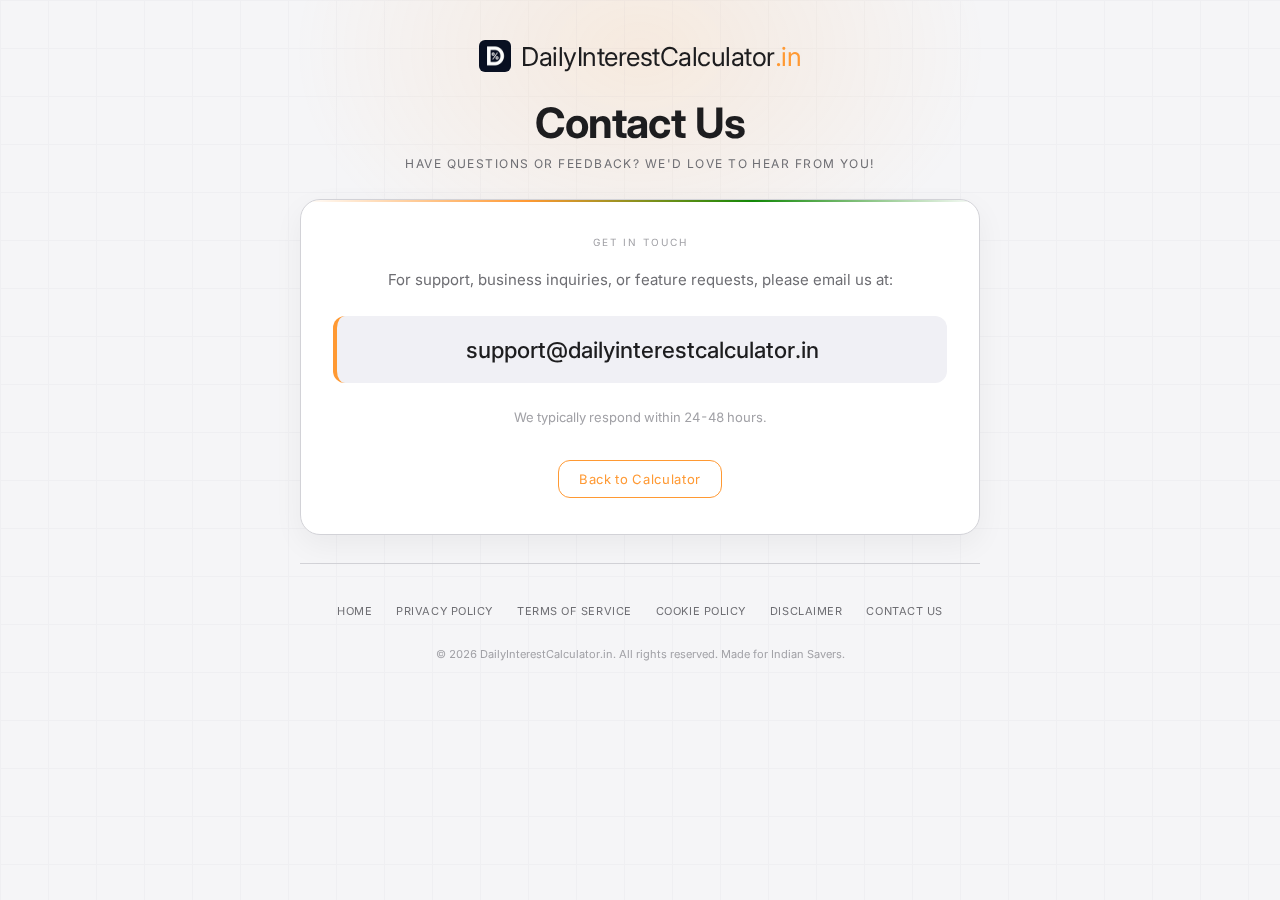
<file: contact.html>
<!DOCTYPE html>
<html lang="en">

<head>
    <meta charset="UTF-8">
    <meta name="viewport" content="width=device-width, initial-scale=1.0">
    <title>Contact Us | Daily Interest Calculator — DailyInterestCalculator.in</title>
    <meta name="description"
        content="Get in touch with us for feedback, support, or inquiries regarding our Daily Interest Calculator.">
    <link rel="stylesheet" href="css/style.css">
    <meta name="robots" content="noindex, follow">
    <link rel="canonical" href="https://dailyinterestcalculator.in/contact.html">
    <link rel="icon" type="image/svg+xml" href="assets/favicon.svg" />
    <link rel="icon" type="image/png" href="assets/favicon.png" sizes="32x32" />
    <link rel="shortcut icon" href="assets/favicon.png" />
    <!-- Open Graph -->
    <meta property="og:type" content="website" />
    <meta property="og:site_name" content="DailyInterestCalculator.in" />
    <meta property="og:title" content="Contact Us — Daily Interest Calculator" />
    <meta property="og:description"
        content="Reach out for support, feedback, or business inquiries. We typically respond within 24&ndash;48 hours." />
    <meta property="og:url" content="https://dailyinterestcalculator.in/contact.html" />
    <meta property="og:image" content="https://dailyinterestcalculator.in/assets/og-image.png" />
    <!-- Twitter Card -->
    <meta name="twitter:card" content="summary_large_image" />
    <meta name="twitter:title" content="Contact Us — Daily Interest Calculator" />
    <meta name="twitter:description"
        content="Reach out for support, feedback, or business inquiries. We typically respond within 24–48 hours." />
    <meta name="twitter:image" content="https://dailyinterestcalculator.in/assets/og-image.png" />
    <link rel="preconnect" href="https://fonts.googleapis.com" crossorigin />
    <link rel="preconnect" href="https://fonts.gstatic.com" crossorigin />
    <link rel="stylesheet" href="https://fonts.googleapis.com/css2?family=Inter:wght@300;400;500;600;700&display=swap"
        media="print" onload="this.media='all'" />
    <noscript>
        <link rel="stylesheet"
            href="https://fonts.googleapis.com/css2?family=Inter:wght@300;400;500;600;700&display=swap" />
    </noscript>
</head>

<body>
    <div class="bg-grid"></div>
    <div class="bg-glow"></div>

    <div class="wrapper">
        <!-- Header -->
        <header class="header">
            <div class="logo">
                <img src="assets/favicon.png" alt="Daily Interest Calculator Logo" class="logo-img" width="32"
                    height="32" />
                <span class="logo-text">DailyInterestCalculator<em>.in</em></span>
            </div>
            <h1 class="hero-headline">Contact Us</h1>
            <p class="tagline">Have questions or feedback? We'd love to hear from you!</p>
        </header>

        <main class="card" style="text-align: center;">
            <div class="card-label">Get in Touch</div>

            <section class="content-section" style="border: none; padding: 0; margin: 0;">
                <p>For support, business inquiries, or feature requests, please email us at:</p>
                <div class="formula" style="font-size: 1.4rem; padding: 20px; border-radius: 12px; margin: 24px 0;">
                    support@dailyinterestcalculator.in
                </div>
                <p style="font-size: 13px; color: var(--text-dim);">We typically respond within 24-48 hours.</p>
            </section>

            <div style="margin-top: 32px;">
                <a href="index.html" class="reset-btn"
                    style="text-decoration: none; display: inline-block; width: auto; border-color: var(--accent); color: var(--accent);">Back
                    to Calculator</a>
            </div>
        </main>

        <!-- Footer -->
        <footer class="footer">
            <div class="footer-links">
                <a href="index.html">Home</a>
                <a href="privacy.html">Privacy Policy</a>
                <a href="terms.html">Terms of Service</a>
                <a href="cookies.html">Cookie Policy</a>
                <a href="disclaimer.html">Disclaimer</a>
                <a href="contact.html">Contact Us</a>
            </div>
            <p>&copy; 2026 DailyInterestCalculator.in. All rights reserved. Made for Indian Savers.</p>
        </footer>
    </div>
</body>

</html>
</file>
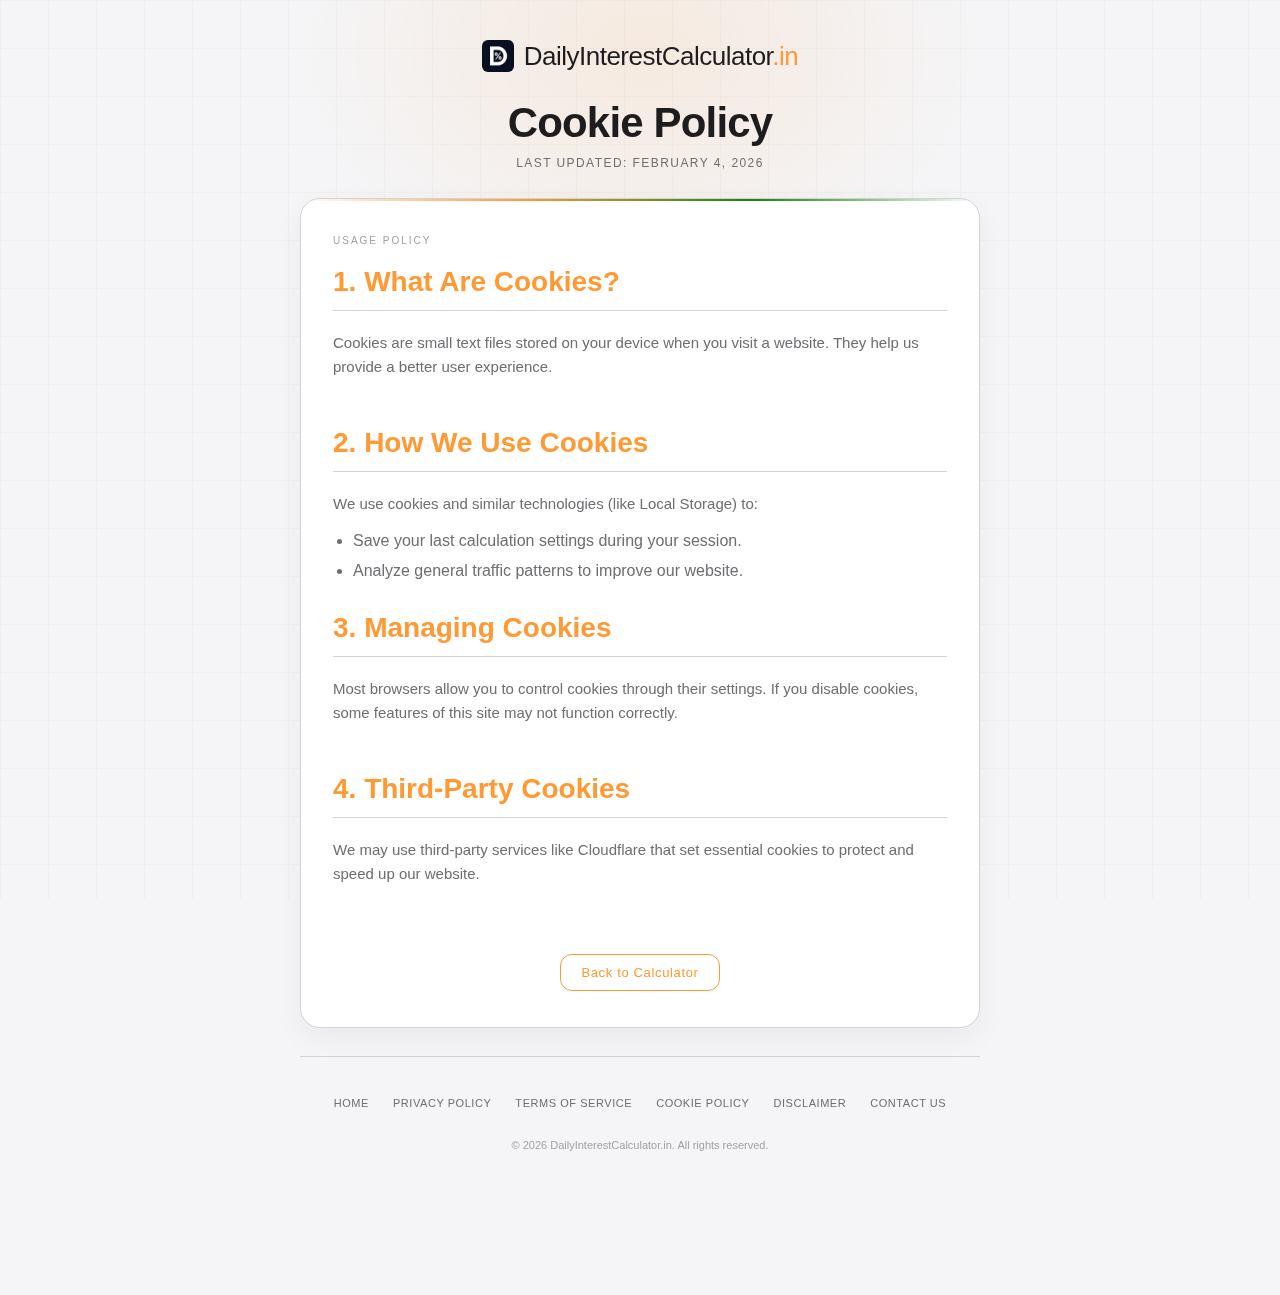
<file: cookies.html>
<!DOCTYPE html>
<html lang="en">

<head>
    <meta charset="UTF-8">
    <meta name="viewport" content="width=device-width, initial-scale=1.0">
    <title>Cookie Policy | Daily Interest Calculator — DailyInterestCalculator.in</title>
    <meta name="description"
        content="Learn how we use cookies and local storage to provide a better user experience on our calculator site.">
    <link rel="stylesheet" href="css/style.css">
    <meta name="robots" content="noindex, follow">
    <link rel="canonical" href="https://dailyinterestcalculator.in/cookies.html">
    <link rel="icon" type="image/svg+xml" href="assets/favicon.svg" />
    <link rel="icon" type="image/png" href="assets/favicon.png" sizes="32x32" />
    <link rel="shortcut icon" href="assets/favicon.png" />
    <!-- Open Graph -->
    <meta property="og:type" content="website" />
    <meta property="og:site_name" content="DailyInterestCalculator.in" />
    <meta property="og:title" content="Cookie Policy — Daily Interest Calculator" />
    <meta property="og:description"
        content="Learn how we use cookies and browser storage to improve your experience on DailyInterestCalculator.in." />
    <meta property="og:url" content="https://dailyinterestcalculator.in/cookies.html" />
    <meta property="og:image" content="https://dailyinterestcalculator.in/assets/og-image.png" />
    <!-- Twitter Card -->
    <meta name="twitter:card" content="summary_large_image" />
    <meta name="twitter:title" content="Cookie Policy — Daily Interest Calculator" />
    <meta name="twitter:description"
        content="Learn how we use cookies and browser storage to improve your experience on DailyInterestCalculator.in." />
    <meta name="twitter:image" content="https://dailyinterestcalculator.in/assets/og-image.png" />
    <link rel="preconnect" href="https://fonts.googleapis.com" crossorigin />
    <link rel="preconnect" href="https://fonts.gstatic.com" crossorigin />
    <link rel="stylesheet"
        href="https://fonts.googleapis.com/css2?family=DM+Mono:ital,wght@0,300;0,400;0,500;1,400&family=DM+Serif+Display&display=swap"
        media="print" onload="this.media='all'" />
    <noscript>
        <link rel="stylesheet"
            href="https://fonts.googleapis.com/css2?family=DM+Mono:ital,wght@0,300;0,400;0,500;1,400&family=DM+Serif+Display&display=swap" />
    </noscript>
</head>

<body>
    <div class="bg-grid"></div>
    <div class="bg-glow"></div>

    <div class="wrapper">
        <!-- Header -->
        <header class="header">
            <div class="logo">
                <img src="assets/favicon.png" alt="Daily Interest Calculator Logo" class="logo-img" width="32"
                    height="32" />
                <span class="logo-text">DailyInterestCalculator<em>.in</em></span>
            </div>
            <h1 class="hero-headline">Cookie Policy</h1>
            <p class="tagline">Last Updated: February 4, 2026</p>
        </header>

        <main class="card">
            <div class="card-label">Usage Policy</div>

            <div class="content-wrapper" style="gap: 32px; margin-top: 20px; padding-bottom: 20px;">
                <section class="content-section">
                    <h2>1. What Are Cookies?</h2>
                    <p>Cookies are small text files stored on your device when you visit a website. They help us provide
                        a better user experience.</p>
                </section>

                <section class="content-section">
                    <h2>2. How We Use Cookies</h2>
                    <p>We use cookies and similar technologies (like Local Storage) to:</p>
                    <ul class="tips-list">
                        <li>Save your last calculation settings during your session.</li>
                        <li>Analyze general traffic patterns to improve our website.</li>
                    </ul>
                </section>

                <section class="content-section">
                    <h2>3. Managing Cookies</h2>
                    <p>Most browsers allow you to control cookies through their settings. If you disable cookies, some
                        features of this site may not function correctly.</p>
                </section>

                <section class="content-section">
                    <h2>4. Third-Party Cookies</h2>
                    <p>We may use third-party services like Cloudflare that set essential cookies to protect and speed
                        up our website.</p>
                </section>
            </div>

            <div style="margin-top: 32px; text-align: center;">
                <a href="index.html" class="reset-btn"
                    style="text-decoration: none; display: inline-block; width: auto; border-color: var(--accent); color: var(--accent);">Back
                    to Calculator</a>
            </div>
        </main>

        <!-- Footer -->
        <footer class="footer">
            <div class="footer-links">
                <a href="index.html">Home</a>
                <a href="privacy.html">Privacy Policy</a>
                <a href="terms.html">Terms of Service</a>
                <a href="cookies.html">Cookie Policy</a>
                <a href="disclaimer.html">Disclaimer</a>
                <a href="contact.html">Contact Us</a>
            </div>
            <p>&copy; 2026 DailyInterestCalculator.in. All rights reserved.</p>
        </footer>
    </div>
</body>

</html>
</file>
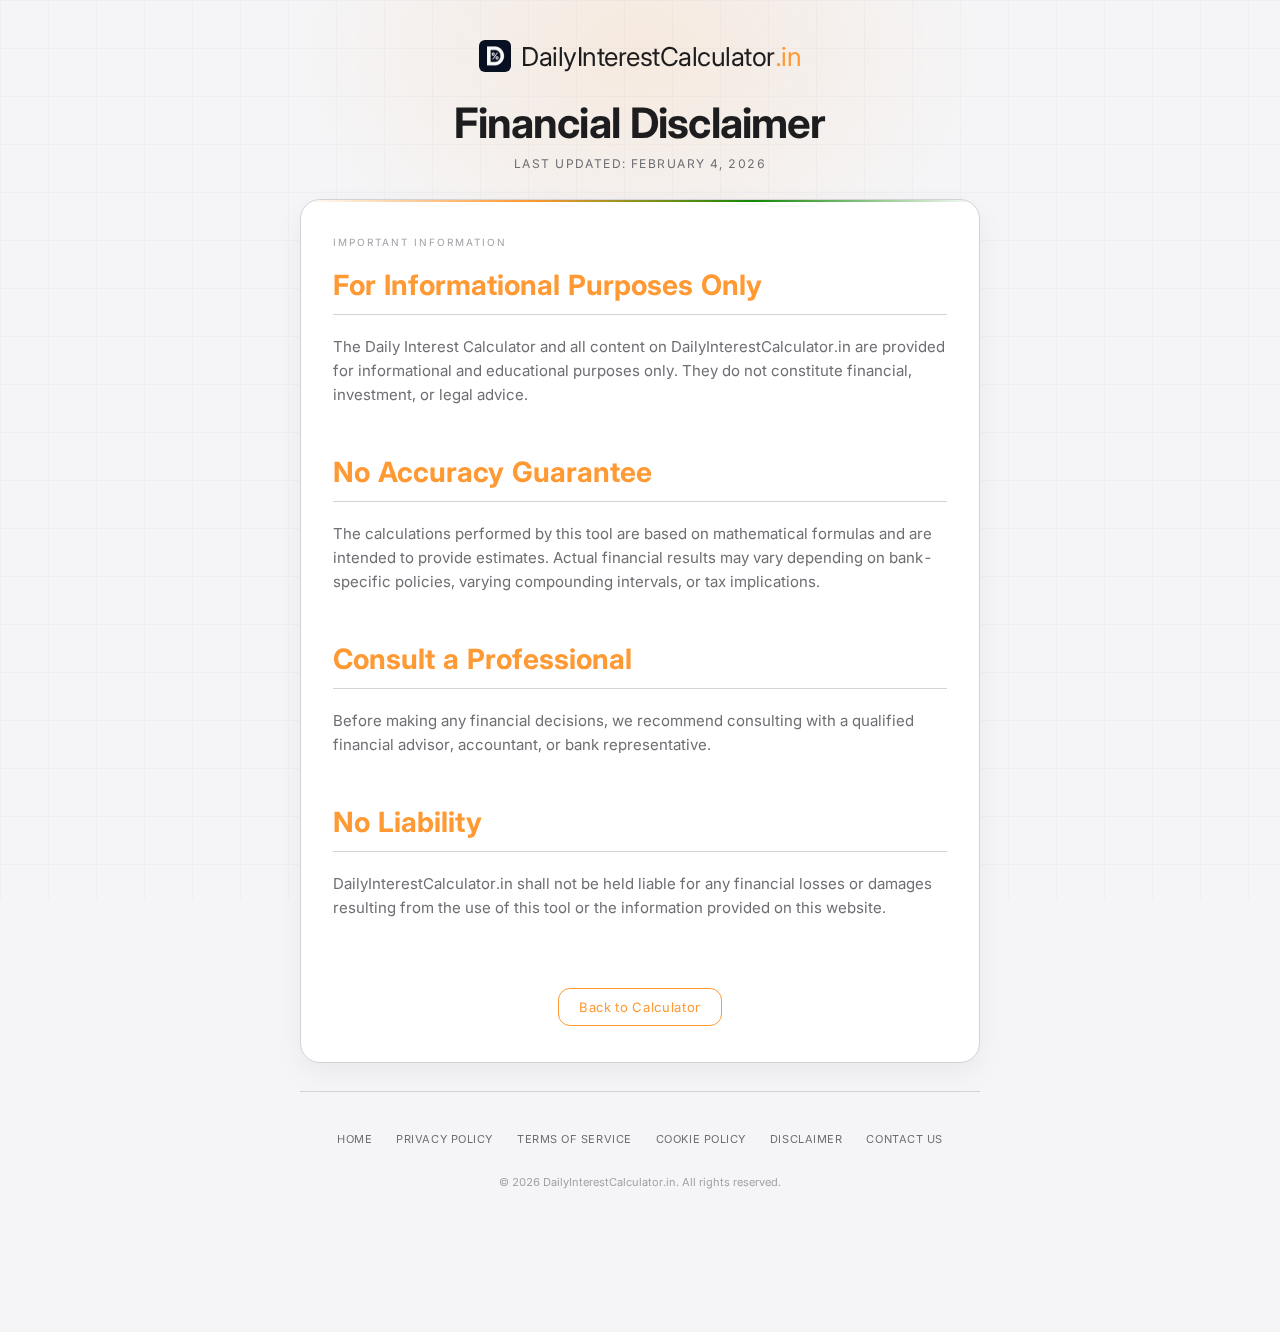
<file: disclaimer.html>
<!DOCTYPE html>
<html lang="en">

<head>
    <meta charset="UTF-8">
    <meta name="viewport" content="width=device-width, initial-scale=1.0">
    <title>Disclaimer | Daily Interest Calculator — DailyInterestCalculator.in</title>
    <meta name="description"
        content="Important disclaimer regarding the accuracy and usage of the calculations provided on DailyInterestCalculator.in.">
    <link rel="stylesheet" href="css/style.css">
    <meta name="robots" content="noindex, follow">
    <link rel="canonical" href="https://dailyinterestcalculator.in/disclaimer.html">
    <link rel="icon" type="image/svg+xml" href="assets/favicon.svg" />
    <link rel="icon" type="image/png" href="assets/favicon.png" sizes="32x32" />
    <link rel="shortcut icon" href="assets/favicon.png" />
    <!-- Open Graph -->
    <meta property="og:type" content="website" />
    <meta property="og:site_name" content="DailyInterestCalculator.in" />
    <meta property="og:title" content="Financial Disclaimer — Daily Interest Calculator" />
    <meta property="og:description"
        content="Important disclaimer: our calculator is for informational purposes only and does not constitute financial advice. Always consult a qualified professional." />
    <meta property="og:url" content="https://dailyinterestcalculator.in/disclaimer.html" />
    <meta property="og:image" content="https://dailyinterestcalculator.in/assets/og-image.png" />
    <!-- Twitter Card -->
    <meta name="twitter:card" content="summary_large_image" />
    <meta name="twitter:title" content="Financial Disclaimer — Daily Interest Calculator" />
    <meta name="twitter:description"
        content="Important disclaimer: our calculator is for informational purposes only and does not constitute financial advice. Always consult a qualified professional." />
    <meta name="twitter:image" content="https://dailyinterestcalculator.in/assets/og-image.png" />
    <link rel="preconnect" href="https://fonts.googleapis.com" crossorigin />
    <link rel="preconnect" href="https://fonts.gstatic.com" crossorigin />
    <link rel="stylesheet" href="https://fonts.googleapis.com/css2?family=Inter:wght@300;400;500;600;700&display=swap"
        media="print" onload="this.media='all'" />
    <noscript>
        <link rel="stylesheet"
            href="https://fonts.googleapis.com/css2?family=Inter:wght@300;400;500;600;700&display=swap" />
    </noscript>
</head>

<body>
    <div class="bg-grid"></div>
    <div class="bg-glow"></div>

    <div class="wrapper">
        <!-- Header -->
        <header class="header">
            <div class="logo">
                <img src="assets/favicon.png" alt="Daily Interest Calculator Logo" class="logo-img" width="32"
                    height="32" />
                <span class="logo-text">DailyInterestCalculator<em>.in</em></span>
            </div>
            <h1 class="hero-headline">Financial Disclaimer</h1>
            <p class="tagline">Last Updated: February 4, 2026</p>
        </header>

        <main class="card">
            <div class="card-label">Important Information</div>

            <div class="content-wrapper" style="gap: 32px; margin-top: 20px; padding-bottom: 20px;">
                <section class="content-section">
                    <h2>For Informational Purposes Only</h2>
                    <p>The Daily Interest Calculator and all content on DailyInterestCalculator.in are provided for
                        informational and educational purposes only. They do not constitute financial, investment, or
                        legal advice.</p>
                </section>

                <section class="content-section">
                    <h2>No Accuracy Guarantee</h2>
                    <p>The calculations performed by this tool are based on mathematical formulas and are intended to
                        provide estimates. Actual financial results may vary depending on bank-specific policies,
                        varying compounding intervals, or tax implications.</p>
                </section>

                <section class="content-section">
                    <h2>Consult a Professional</h2>
                    <p>Before making any financial decisions, we recommend consulting with a qualified financial
                        advisor, accountant, or bank representative.</p>
                </section>

                <section class="content-section">
                    <h2>No Liability</h2>
                    <p>DailyInterestCalculator.in shall not be held liable for any financial losses or damages resulting
                        from the use of this tool or the information provided on this website.</p>
                </section>
            </div>

            <div style="margin-top: 32px; text-align: center;">
                <a href="index.html" class="reset-btn"
                    style="text-decoration: none; display: inline-block; width: auto; border-color: var(--accent); color: var(--accent);">Back
                    to Calculator</a>
            </div>
        </main>

        <!-- Footer -->
        <footer class="footer">
            <div class="footer-links">
                <a href="index.html">Home</a>
                <a href="privacy.html">Privacy Policy</a>
                <a href="terms.html">Terms of Service</a>
                <a href="cookies.html">Cookie Policy</a>
                <a href="disclaimer.html">Disclaimer</a>
                <a href="contact.html">Contact Us</a>
            </div>
            <p>&copy; 2026 DailyInterestCalculator.in. All rights reserved.</p>
        </footer>
    </div>
</body>

</html>
</file>
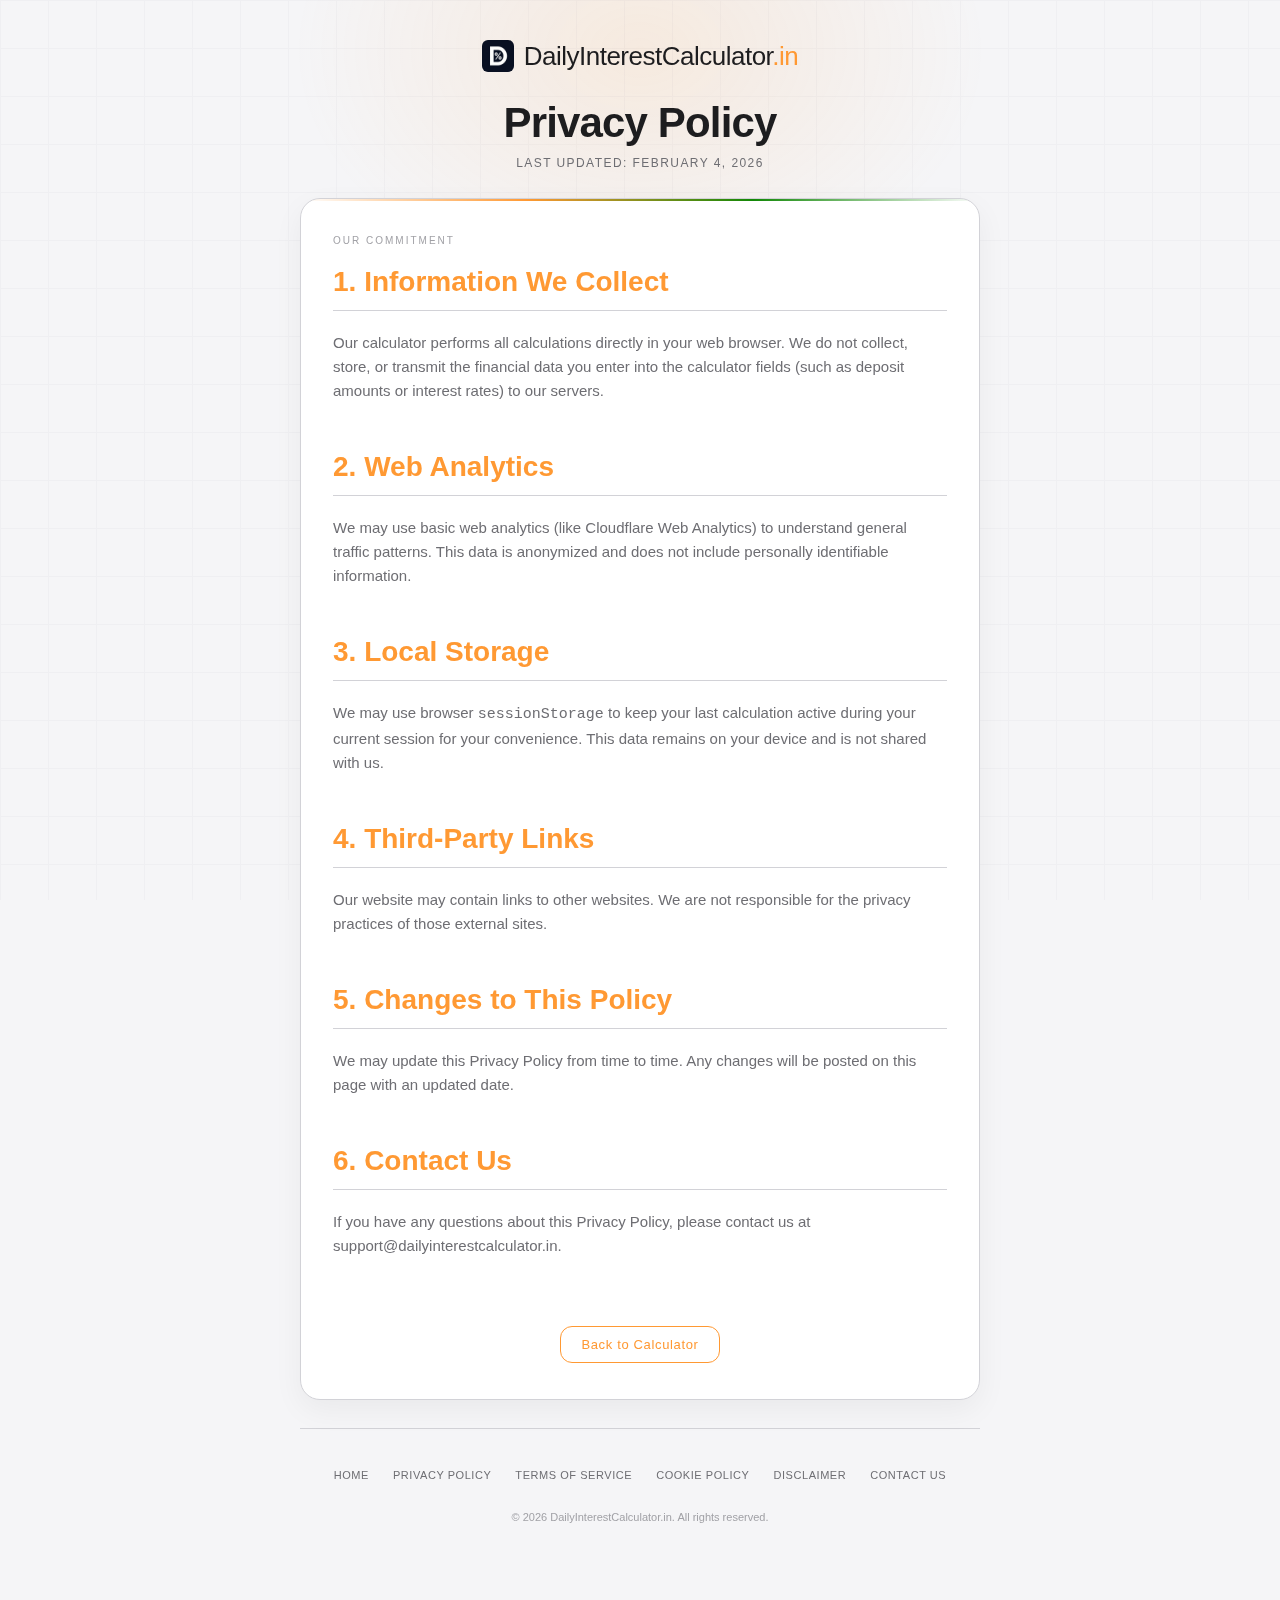
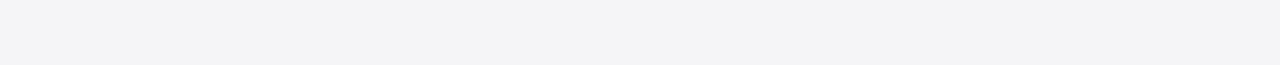
<file: privacy.html>
<!DOCTYPE html>
<html lang="en">

<head>
    <meta charset="UTF-8">
    <meta name="viewport" content="width=device-width, initial-scale=1.0">
    <title>Privacy Policy | Daily Interest Calculator — DailyInterestCalculator.in</title>
    <meta name="description"
        content="Read our privacy policy to understand how we handle your data. We respect your privacy and don't store your financial calculations.">
    <link rel="stylesheet" href="css/style.css">
    <meta name="robots" content="noindex, follow">
    <link rel="canonical" href="https://dailyinterestcalculator.in/privacy.html">
    <link rel="icon" type="image/svg+xml" href="assets/favicon.svg" />
    <link rel="icon" type="image/png" href="assets/favicon.png" sizes="32x32" />
    <link rel="shortcut icon" href="assets/favicon.png" />
    <!-- Open Graph -->
    <meta property="og:type" content="website" />
    <meta property="og:site_name" content="DailyInterestCalculator.in" />
    <meta property="og:title" content="Privacy Policy — Daily Interest Calculator" />
    <meta property="og:description"
        content="Read our privacy policy. We don't store your financial data — all calculations run entirely in your browser." />
    <meta property="og:url" content="https://dailyinterestcalculator.in/privacy.html" />
    <meta property="og:image" content="https://dailyinterestcalculator.in/assets/og-image.png" />
    <!-- Twitter Card -->
    <meta name="twitter:card" content="summary_large_image" />
    <meta name="twitter:title" content="Privacy Policy — Daily Interest Calculator" />
    <meta name="twitter:description"
        content="Read our privacy policy. We don't store your financial data — all calculations run entirely in your browser." />
    <meta name="twitter:image" content="https://dailyinterestcalculator.in/assets/og-image.png" />
    <link rel="preconnect" href="https://fonts.googleapis.com" crossorigin />
    <link rel="preconnect" href="https://fonts.gstatic.com" crossorigin />
    <link rel="stylesheet"
        href="https://fonts.googleapis.com/css2?family=DM+Mono:ital,wght@0,300;0,400;0,500;1,400&family=DM+Serif+Display&display=swap"
        media="print" onload="this.media='all'" />
    <noscript>
        <link rel="stylesheet"
            href="https://fonts.googleapis.com/css2?family=DM+Mono:ital,wght@0,300;0,400;0,500;1,400&family=DM+Serif+Display&display=swap" />
    </noscript>
</head>

<body>
    <div class="bg-grid"></div>
    <div class="bg-glow"></div>

    <div class="wrapper">
        <!-- Header -->
        <header class="header">
            <div class="logo">
                <img src="assets/favicon.png" alt="Daily Interest Calculator Logo" class="logo-img" width="32"
                    height="32" />
                <span class="logo-text">DailyInterestCalculator<em>.in</em></span>
            </div>
            <h1 class="hero-headline">Privacy Policy</h1>
            <p class="tagline">Last Updated: February 4, 2026</p>
        </header>

        <main class="card">
            <div class="card-label">Our Commitment</div>

            <div class="content-wrapper" style="gap: 32px; margin-top: 20px; padding-bottom: 20px;">
                <section class="content-section">
                    <h2>1. Information We Collect</h2>
                    <p>Our calculator performs all calculations directly in your web browser. We do not collect, store,
                        or transmit the financial data you enter into the calculator fields (such as deposit amounts or
                        interest rates) to our servers.</p>
                </section>

                <section class="content-section">
                    <h2>2. Web Analytics</h2>
                    <p>We may use basic web analytics (like Cloudflare Web Analytics) to understand general traffic
                        patterns. This data is anonymized and does not include personally identifiable information.</p>
                </section>

                <section class="content-section">
                    <h2>3. Local Storage</h2>
                    <p>We may use browser <code>sessionStorage</code> to keep your last calculation active during your
                        current session for your convenience. This data remains on your device and is not shared with
                        us.</p>
                </section>

                <section class="content-section">
                    <h2>4. Third-Party Links</h2>
                    <p>Our website may contain links to other websites. We are not responsible for the privacy practices
                        of those external sites.</p>
                </section>

                <section class="content-section">
                    <h2>5. Changes to This Policy</h2>
                    <p>We may update this Privacy Policy from time to time. Any changes will be posted on this page with
                        an updated date.</p>
                </section>

                <section class="content-section">
                    <h2>6. Contact Us</h2>
                    <p>If you have any questions about this Privacy Policy, please contact us at
                        support@dailyinterestcalculator.in.</p>
                </section>
            </div>

            <div style="margin-top: 32px; text-align: center;">
                <a href="index.html" class="reset-btn"
                    style="text-decoration: none; display: inline-block; width: auto; border-color: var(--accent); color: var(--accent);">Back
                    to Calculator</a>
            </div>
        </main>

        <!-- Footer -->
        <footer class="footer">
            <div class="footer-links">
                <a href="index.html">Home</a>
                <a href="privacy.html">Privacy Policy</a>
                <a href="terms.html">Terms of Service</a>
                <a href="cookies.html">Cookie Policy</a>
                <a href="disclaimer.html">Disclaimer</a>
                <a href="contact.html">Contact Us</a>
            </div>
            <p>&copy; 2026 DailyInterestCalculator.in. All rights reserved.</p>
        </footer>
    </div>
</body>

</html>
</file>
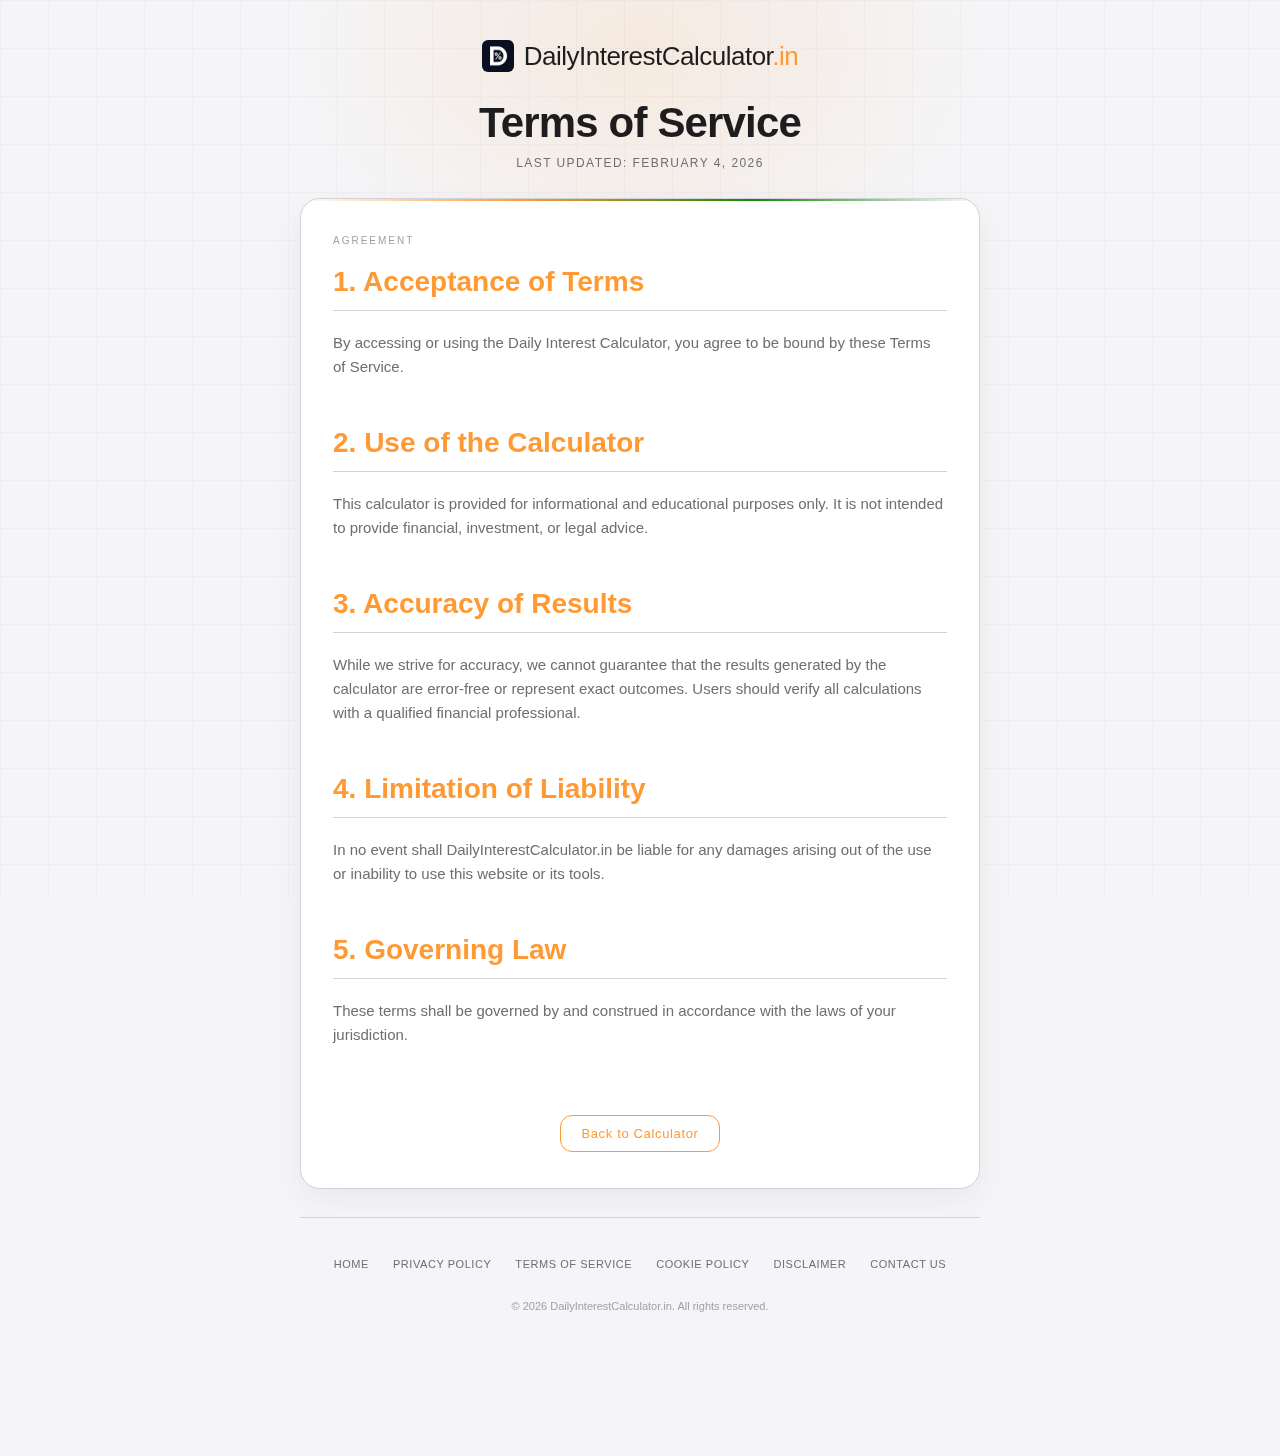
<file: terms.html>
<!DOCTYPE html>
<html lang="en">

<head>
    <meta charset="UTF-8">
    <meta name="viewport" content="width=device-width, initial-scale=1.0">
    <title>Terms of Service | Daily Interest Calculator — DailyInterestCalculator.in</title>
    <meta name="description"
        content="Review our terms of service and usage guidelines for the Daily Interest Calculator website.">
    <link rel="stylesheet" href="css/style.css">
    <meta name="robots" content="noindex, follow">
    <link rel="canonical" href="https://dailyinterestcalculator.in/terms.html">
    <link rel="icon" type="image/svg+xml" href="assets/favicon.svg" />
    <link rel="icon" type="image/png" href="assets/favicon.png" sizes="32x32" />
    <link rel="shortcut icon" href="assets/favicon.png" />
    <!-- Open Graph -->
    <meta property="og:type" content="website" />
    <meta property="og:site_name" content="DailyInterestCalculator.in" />
    <meta property="og:title" content="Terms of Service — Daily Interest Calculator" />
    <meta property="og:description"
        content="Review the terms of service and usage guidelines for DailyInterestCalculator.in. Free to use for educational and informational purposes." />
    <meta property="og:url" content="https://dailyinterestcalculator.in/terms.html" />
    <meta property="og:image" content="https://dailyinterestcalculator.in/assets/og-image.png" />
    <!-- Twitter Card -->
    <meta name="twitter:card" content="summary_large_image" />
    <meta name="twitter:title" content="Terms of Service — Daily Interest Calculator" />
    <meta name="twitter:description"
        content="Review the terms of service and usage guidelines for DailyInterestCalculator.in. Free to use for educational and informational purposes." />
    <meta name="twitter:image" content="https://dailyinterestcalculator.in/assets/og-image.png" />
    <link rel="preconnect" href="https://fonts.googleapis.com" crossorigin />
    <link rel="preconnect" href="https://fonts.gstatic.com" crossorigin />
    <link rel="stylesheet"
        href="https://fonts.googleapis.com/css2?family=DM+Mono:ital,wght@0,300;0,400;0,500;1,400&family=DM+Serif+Display&display=swap"
        media="print" onload="this.media='all'" />
    <noscript>
        <link rel="stylesheet"
            href="https://fonts.googleapis.com/css2?family=DM+Mono:ital,wght@0,300;0,400;0,500;1,400&family=DM+Serif+Display&display=swap" />
    </noscript>
</head>

<body>
    <div class="bg-grid"></div>
    <div class="bg-glow"></div>

    <div class="wrapper">
        <!-- Header -->
        <header class="header">
            <div class="logo">
                <img src="assets/favicon.png" alt="Daily Interest Calculator Logo" class="logo-img" width="32"
                    height="32" />
                <span class="logo-text">DailyInterestCalculator<em>.in</em></span>
            </div>
            <h1 class="hero-headline">Terms of Service</h1>
            <p class="tagline">Last Updated: February 4, 2026</p>
        </header>

        <main class="card">
            <div class="card-label">Agreement</div>

            <div class="content-wrapper" style="gap: 32px; margin-top: 20px; padding-bottom: 20px;">
                <section class="content-section">
                    <h2>1. Acceptance of Terms</h2>
                    <p>By accessing or using the Daily Interest Calculator, you agree to be bound by these Terms of
                        Service.</p>
                </section>

                <section class="content-section">
                    <h2>2. Use of the Calculator</h2>
                    <p>This calculator is provided for informational and educational purposes only. It is not intended
                        to provide financial, investment, or legal advice.</p>
                </section>

                <section class="content-section">
                    <h2>3. Accuracy of Results</h2>
                    <p>While we strive for accuracy, we cannot guarantee that the results generated by the calculator
                        are error-free or represent exact outcomes. Users should verify all calculations with a
                        qualified financial professional.</p>
                </section>

                <section class="content-section">
                    <h2>4. Limitation of Liability</h2>
                    <p>In no event shall DailyInterestCalculator.in be liable for any damages arising out of the use or
                        inability to use this website or its tools.</p>
                </section>

                <section class="content-section">
                    <h2>5. Governing Law</h2>
                    <p>These terms shall be governed by and construed in accordance with the laws of your jurisdiction.
                    </p>
                </section>
            </div>

            <div style="margin-top: 32px; text-align: center;">
                <a href="index.html" class="reset-btn"
                    style="text-decoration: none; display: inline-block; width: auto; border-color: var(--accent); color: var(--accent);">Back
                    to Calculator</a>
            </div>
        </main>

        <!-- Footer -->
        <footer class="footer">
            <div class="footer-links">
                <a href="index.html">Home</a>
                <a href="privacy.html">Privacy Policy</a>
                <a href="terms.html">Terms of Service</a>
                <a href="cookies.html">Cookie Policy</a>
                <a href="disclaimer.html">Disclaimer</a>
                <a href="contact.html">Contact Us</a>
            </div>
            <p>&copy; 2026 DailyInterestCalculator.in. All rights reserved.</p>
        </footer>
    </div>
</body>

</html>
</file>
<file: css/style.css>
/* ============================================
   DAILY INTEREST CALCULATOR — style.css
   Aesthetic: Clean / modern financial
   Fonts: Inter (Sans-Serif) + Tabular Nums
   ============================================ */

*,
*::before,
*::after {
  box-sizing: border-box;
  margin: 0;
  padding: 0;
}

:root {
  --bg: #f5f5f7;
  --surface: #ffffff;
  --surface2: #f0f0f5;
  --border: #d2d2d7;
  --border-hover: #86868b;
  --accent: #ff9933;
  /* Indian Saffron */
  --accent2: #128807;
  /* Indian Green */
  --accent-blue: #000080;
  /* Ashoka Chakra Blue */
  --text: #1d1d1f;
  --text-muted: #6e6e73;
  --text-dim: #a1a1a6;
  --error: #ff3b30;
  --serif: 'Inter', -apple-system, BlinkMacSystemFont, 'Segoe UI', Roboto, Helvetica, Arial, sans-serif;
  --mono: 'Inter', -apple-system, BlinkMacSystemFont, 'Segoe UI', Roboto, Helvetica, Arial, sans-serif;
  /* Tabular nums for data columns */
  --radius: 12px;
  --radius-lg: 20px;
  --transition: 0.2s cubic-bezier(0.4, 0, 0.2, 1);
}

html {
  font-size: 16px;
  scroll-behavior: smooth;
}

body {
  background: var(--bg);
  color: var(--text);
  font-family: var(--mono);
  font-variant-numeric: tabular-nums;
  min-height: 100vh;
  display: flex;
  align-items: flex-start;
  justify-content: center;
  padding: 40px 16px 80px;
  overflow-x: hidden;
  position: relative;
}

/* Background decorations */
.bg-grid {
  position: fixed;
  inset: 0;
  background-image:
    linear-gradient(var(--border) 1px, transparent 1px),
    linear-gradient(90deg, var(--border) 1px, transparent 1px);
  background-size: 48px 48px;
  opacity: 0.15;
  pointer-events: none;
  z-index: 0;
}

.bg-glow {
  position: fixed;
  top: -200px;
  left: 50%;
  transform: translateX(-50%);
  width: 700px;
  height: 500px;
  background: radial-gradient(ellipse, rgba(255, 153, 51, 0.12) 0%, transparent 70%);
  pointer-events: none;
  z-index: 0;
}

/* Wrapper */
.wrapper {
  position: relative;
  z-index: 1;
  width: 100%;
  max-width: 680px;
  display: flex;
  flex-direction: column;
  gap: 28px;
}

/* Header */
.header {
  text-align: center;
  animation: fadeDown 0.6s ease both;
}

.logo {
  display: inline-flex;
  align-items: center;
  gap: 10px;
  margin-bottom: 8px;
}

.logo-icon {
  font-size: 28px;
  color: var(--accent);
  display: inline-block;
  animation: spin 8s linear infinite;
}

@keyframes spin {
  from {
    transform: rotate(0deg);
  }

  to {
    transform: rotate(360deg);
  }
}

.logo-text {
  font-family: var(--serif);
  font-size: 26px;
  letter-spacing: -0.5px;
  color: var(--text);
}

.logo-text em {
  color: var(--accent);
  font-style: normal;
}

.tagline {
  font-size: 12px;
  color: var(--text-muted);
  letter-spacing: 0.12em;
  text-transform: uppercase;
}

/* Main Card */
.card {
  background: var(--surface);
  border: 1px solid var(--border);
  border-radius: var(--radius-lg);
  padding: 36px 32px;
  position: relative;
  overflow: hidden;
  box-shadow: 0 10px 30px rgba(0, 0, 0, 0.05);
  animation: fadeUp 0.7s ease 0.1s both;
}

.card::before {
  content: '';
  position: absolute;
  top: 0;
  left: 0;
  right: 0;
  height: 2px;
  background: linear-gradient(90deg, transparent, var(--accent), var(--accent2), transparent);
}

.card-label {
  font-size: 10px;
  letter-spacing: 0.2em;
  color: var(--text-dim);
  text-transform: uppercase;
  margin-bottom: 20px;
}

/* Mode Toggle */
.mode-toggle {
  display: flex;
  gap: 8px;
  background: var(--surface2);
  border: 1px solid var(--border);
  border-radius: 10px;
  padding: 4px;
  margin-bottom: 28px;
}

.mode-btn {
  flex: 1;
  padding: 10px 16px;
  background: transparent;
  border: none;
  border-radius: 7px;
  color: var(--text-muted);
  font-family: var(--mono);
  font-variant-numeric: tabular-nums;
  font-size: 13px;
  cursor: pointer;
  transition: var(--transition);
  letter-spacing: 0.02em;
}

.mode-btn.active {
  background: var(--accent);
  color: #ffffff;
  font-weight: 500;
  box-shadow: 0 4px 12px rgba(255, 153, 51, 0.3);
}

.mode-btn:not(.active):hover {
  color: var(--text);
  background: rgba(255, 255, 255, 0.04);
}

/* Inputs Grid */
.inputs-grid {
  display: grid;
  grid-template-columns: repeat(auto-fit, minmax(180px, 1fr));
  gap: 16px;
  margin-bottom: 20px;
}

.field {
  display: flex;
  flex-direction: column;
  gap: 8px;
}

.field label {
  font-size: 11px;
  letter-spacing: 0.1em;
  color: var(--text-muted);
  text-transform: uppercase;
}

.input-wrap {
  position: relative;
  display: flex;
  align-items: center;
}

.input-prefix,
.input-suffix {
  position: absolute;
  font-size: 14px;
  color: var(--text-muted);
  pointer-events: none;
  z-index: 1;
}

.input-prefix {
  left: 14px;
}

.input-suffix {
  right: 14px;
}

.input-wrap input,
.input-wrap select {
  width: 100%;
  background: var(--surface2);
  border: 1px solid var(--border);
  border-radius: var(--radius);
  color: var(--text);
  font-family: var(--mono);
  font-variant-numeric: tabular-nums;
  font-size: 15px;
  padding: 12px 40px 12px 14px;
  outline: none;
  transition: border-color var(--transition), box-shadow var(--transition);
  appearance: none;
}

.input-wrap input:focus,
.input-wrap select:focus {
  border-color: var(--accent);
  box-shadow: 0 0 0 3px rgba(200, 242, 80, 0.1);
}

.input-wrap input::placeholder {
  color: var(--text-dim);
}

.input-wrap:has(.input-suffix) input {
  padding-right: 50px;
}

/* Prefix adjustment */
.input-wrap:has(.input-prefix) input {
  padding-left: 30px;
}

.select-wrap {
  position: relative;
}

.select-wrap select {
  padding-right: 36px;
  cursor: pointer;
}

.select-arrow {
  position: absolute;
  right: 14px;
  font-size: 14px;
  color: var(--text-muted);
  pointer-events: none;
}

.compound-only {
  display: flex;
}

.compound-only.hidden {
  display: none;
}

/* ── Days Section Wrapper ──────────────────────────────────────────────────── */
.days-section {
  margin-bottom: 20px;
}

/* ── Days Input Mode Toggle (pill, matches Simple/Compound style) ────────── */
.days-mode-toggle {
  display: flex;
  gap: 6px;
  background: var(--surface2);
  border: 1px solid var(--border);
  border-radius: 10px;
  padding: 4px;
  margin-bottom: 12px;
}

.days-mode-btn {
  flex: 1;
  display: inline-flex;
  align-items: center;
  justify-content: center;
  gap: 6px;
  padding: 9px 14px;
  background: transparent;
  border: none;
  border-radius: 7px;
  color: var(--text-muted);
  font-family: var(--mono);
  font-variant-numeric: tabular-nums;
  font-size: 12px;
  letter-spacing: 0.03em;
  cursor: pointer;
  transition: var(--transition);
}

.days-mode-btn svg {
  flex-shrink: 0;
  transition: var(--transition);
}

.days-mode-btn.active {
  background: var(--accent);
  color: #ffffff;
  font-weight: 500;
  box-shadow: 0 4px 12px rgba(255, 153, 51, 0.3);
}

.days-mode-btn:not(.active):hover {
  color: var(--text);
  background: rgba(255, 255, 255, 0.04);
}

/* ── Days Panels ─────────────────────────────────────────────────────────── */
.days-panel {
  animation: fadeUp 0.22s ease both;
}

.days-panel.hidden {
  display: none;
}

/* Remove extra bottom-margin from .date-range when inside a panel */
.days-panel .date-range {
  margin-bottom: 0;
}

.days-slider-block {
  background: var(--surface2);
  border: 1px solid var(--border);
  border-radius: var(--radius);
  padding: 18px 20px 14px;
  margin-bottom: 20px;
  transition: border-color var(--transition);
}

.days-slider-block:focus-within {
  border-color: var(--accent);
}

.days-slider-header {
  display: flex;
  align-items: center;
  justify-content: space-between;
  margin-bottom: 14px;
}

.days-slider-header label {
  font-size: 11px;
  letter-spacing: 0.1em;
  color: var(--text-muted);
  text-transform: uppercase;
}

.days-value-wrap {
  display: flex;
  align-items: center;
  gap: 6px;
  background: var(--surface);
  border: 1px solid var(--border);
  border-radius: 8px;
  padding: 4px 10px 4px 8px;
  transition: border-color var(--transition);
}

.days-value-wrap:focus-within {
  border-color: var(--accent);
  box-shadow: 0 0 0 3px rgba(255, 153, 51, 0.12);
}

.days-value-wrap input[type="number"] {
  width: 60px;
  background: transparent;
  border: none;
  outline: none;
  font-family: var(--serif);
  font-size: 20px;
  color: var(--text);
  text-align: right;
  -moz-appearance: textfield;
  appearance: textfield;
}

.days-value-wrap input[type="number"]::-webkit-inner-spin-button,
.days-value-wrap input[type="number"]::-webkit-outer-spin-button {
  -webkit-appearance: none;
}

.days-unit {
  font-size: 11px;
  color: var(--text-muted);
  text-transform: uppercase;
  letter-spacing: 0.08em;
  padding-top: 2px;
}

/* Date Range */
.date-range {
  background: var(--surface2);
  border: 1px dashed var(--border);
  border-radius: var(--radius);
  padding: 12px 14px;
  margin-bottom: 24px;
  display: flex;
  flex-direction: column;
  gap: 10px;
}

.date-label {
  font-size: 11px;
  color: var(--text-muted);
  text-transform: uppercase;
  letter-spacing: 0.1em;
  display: block;
  margin-bottom: 10px;
}

.date-inputs {
  display: flex;
  align-items: center;
  gap: 10px;
  flex-wrap: wrap;
}

.date-inputs input[type="date"] {
  background: var(--surface);
  border: 1px solid var(--border);
  border-radius: 8px;
  color: var(--text);
  font-family: var(--mono);
  font-variant-numeric: tabular-nums;
  font-size: 13px;
  padding: 8px 12px;
  outline: none;
  cursor: pointer;
  color-scheme: light;
  flex: 1;
  min-width: 130px;
}

.date-inputs input[type="date"]:focus {
  border-color: var(--accent);
}

.date-sep {
  color: var(--accent);
  font-size: 16px;
  flex-shrink: 0;
}

.date-apply {
  background: transparent;
  border: 1px solid var(--border-hover);
  border-radius: 8px;
  color: var(--text-muted);
  font-family: var(--mono);
  font-variant-numeric: tabular-nums;
  font-size: 12px;
  padding: 8px 14px;
  cursor: pointer;
  letter-spacing: 0.05em;
  transition: var(--transition);
  flex-shrink: 0;
}

.date-apply:hover {
  border-color: var(--accent);
  color: var(--accent);
}

/* Custom date row — shown only when 'Custom' preset is selected */
.date-custom-row {
  display: flex;
  align-items: center;
  gap: 10px;
  flex-wrap: wrap;
  animation: fadeUp 0.2s ease both;
}

.date-custom-row.hidden {
  display: none;
}

.date-custom-row input[type="date"] {
  background: var(--surface);
  border: 1px solid var(--border);
  border-radius: 8px;
  color: var(--text);
  font-family: var(--mono);
  font-variant-numeric: tabular-nums;
  font-size: 13px;
  padding: 8px 12px;
  outline: none;
  cursor: pointer;
  color-scheme: light;
  flex: 1;
  min-width: 130px;
  transition: border-color var(--transition);
}

.date-custom-row input[type="date"]:focus {
  border-color: var(--accent);
}



/* Calculate Button */
.calc-btn {
  width: 100%;
  background: var(--accent);
  color: #ffffff;
  border: none;
  border-radius: var(--radius);
  padding: 16px 24px;
  font-family: var(--mono);
  font-variant-numeric: tabular-nums;
  font-size: 15px;
  font-weight: 500;
  letter-spacing: 0.05em;
  cursor: pointer;
  display: flex;
  align-items: center;
  justify-content: center;
  gap: 10px;
  transition: all var(--transition);
  position: relative;
  overflow: hidden;
}

.calc-btn::before {
  content: '';
  position: absolute;
  inset: 0;
  background: rgba(255, 255, 255, 0);
  transition: var(--transition);
}

.calc-btn:hover {
  transform: translateY(-1px);
  box-shadow: 0 8px 30px rgba(255, 153, 51, 0.4);
}

.calc-btn:hover::before {
  background: rgba(255, 255, 255, 0.1);
}

.calc-btn:active {
  transform: translateY(0);
}

.calc-btn.calculating {
  opacity: 0.75;
  cursor: wait;
}

.calc-btn svg {
  transition: transform var(--transition);
}

.calc-btn:hover svg {
  transform: translateX(4px);
}

/* Results */
.results {
  margin-top: 28px;
}

.results.hidden {
  display: none;
}

.results-divider {
  display: flex;
  align-items: center;
  gap: 12px;
  margin-bottom: 20px;
}

.results-divider::before,
.results-divider::after {
  content: '';
  flex: 1;
  height: 1px;
  background: var(--border);
}

.results-divider span {
  font-size: 11px;
  color: var(--text-muted);
  letter-spacing: 0.15em;
  text-transform: uppercase;
}

/* Results Grid */
.results-grid {
  display: grid;
  grid-template-columns: repeat(3, 1fr);
  gap: 12px;
  margin-bottom: 20px;
}

.result-card {
  background: var(--surface2);
  border: 1px solid var(--border);
  border-radius: var(--radius);
  padding: 16px;
  transition: border-color var(--transition);
}

.result-card:hover {
  border-color: var(--border-hover);
}

.result-card.accent {
  background: var(--accent2);
  border-color: var(--accent2);
}

.result-label {
  font-size: 10px;
  letter-spacing: 0.12em;
  color: var(--text-muted);
  text-transform: uppercase;
  margin-bottom: 8px;
}

.result-card.accent .result-label {
  color: rgba(255, 255, 255, 0.9);
}

.result-value {
  font-family: var(--serif);
  font-size: 24px;
  color: var(--text);
  letter-spacing: -0.5px;
}

.result-card.accent .result-value {
  color: #ffffff;
}

/* Interest Bar */
.interest-bar {
  background: var(--surface2);
  border: 1px solid var(--border);
  border-radius: var(--radius);
  padding: 16px;
  margin-bottom: 16px;
}

.bar-labels {
  display: flex;
  justify-content: space-between;
  font-size: 11px;
  color: var(--text-muted);
  letter-spacing: 0.08em;
  text-transform: uppercase;
  margin-bottom: 10px;
}

.bar-track {
  height: 8px;
  border-radius: 4px;
  overflow: hidden;
  display: flex;
  background: var(--surface);
  margin-bottom: 8px;
}

.bar-principal {
  height: 100%;
  background: var(--accent2);
  border-radius: 4px 0 0 4px;
  transition: width 0.8s cubic-bezier(0.4, 0, 0.2, 1);
}

.bar-principal.full {
  border-radius: 4px;
}

.bar-interest {
  height: 100%;
  background: var(--accent);
  border-radius: 0 4px 4px 0;
  transition: width 0.8s cubic-bezier(0.4, 0, 0.2, 1) 0.1s;
}

.bar-pcts {
  display: flex;
  justify-content: space-between;
  font-size: 12px;
  color: var(--text-muted);
  font-family: var(--mono);
  font-variant-numeric: tabular-nums;
}

/* Breakdown */
.breakdown {
  background: var(--surface2);
  border: 1px solid var(--border);
  border-radius: var(--radius);
  overflow: hidden;
  margin-bottom: 20px;
}

.breakdown-header {
  display: flex;
  align-items: center;
  justify-content: space-between;
  padding: 12px 16px;
  border-bottom: 1px solid var(--border);
  flex-wrap: wrap;
  gap: 8px;
}

.breakdown-header>span {
  font-size: 11px;
  letter-spacing: 0.12em;
  text-transform: uppercase;
  color: var(--text-muted);
}

.breakdown-tabs {
  display: flex;
  gap: 4px;
}

.btab {
  background: transparent;
  border: none;
  color: var(--text-dim);
  font-family: var(--mono);
  font-variant-numeric: tabular-nums;
  font-size: 11px;
  padding: 4px 10px;
  border-radius: 6px;
  cursor: pointer;
  transition: var(--transition);
}

.btab.active {
  background: var(--accent);
  color: #ffffff;
  font-weight: 500;
}

.btab:not(.active):hover {
  color: var(--text-muted);
  background: rgba(255, 255, 255, 0.05);
}

.breakdown-values {
  display: grid;
  grid-template-columns: 1fr 1fr;
}

.bval {
  padding: 14px 16px;
  display: flex;
  flex-direction: column;
  gap: 4px;
  border-right: 1px solid var(--border);
  border-bottom: 1px solid var(--border);
}

.bval:nth-child(even) {
  border-right: none;
}

.bval:nth-child(3),
.bval:nth-child(4) {
  border-bottom: none;
}

.bval-label {
  font-size: 10px;
  color: var(--text-muted);
  text-transform: uppercase;
  letter-spacing: 0.1em;
}

.bval-num {
  font-family: var(--serif);
  font-size: 18px;
  color: var(--text);
}

/* Reset */
.reset-btn {
  background: transparent;
  border: 1px solid var(--border);
  border-radius: var(--radius);
  color: var(--text-muted);
  font-family: var(--mono);
  font-variant-numeric: tabular-nums;
  font-size: 13px;
  padding: 10px 20px;
  cursor: pointer;
  letter-spacing: 0.05em;
  transition: var(--transition);
  width: 100%;
}

.reset-btn:hover {
  border-color: var(--error);
  color: var(--error);
}

/* Footer */
/* Hero Headline */
.logo {
  display: flex;
  align-items: center;
  justify-content: center;
  gap: 10px;
  margin-bottom: 28px;
}

.logo-img {
  width: 32px;
  height: 32px;
  border-radius: 6px;
  object-fit: contain;
  flex-shrink: 0;
}

.hero-headline {
  font-family: var(--serif);
  font-size: 42px;
  line-height: 1.1;
  color: var(--text);
  margin-bottom: 10px;
  letter-spacing: -0.02em;
}

.hero-sub {
  font-family: var(--mono);
  font-variant-numeric: tabular-nums;
  font-size: 15px;
  color: var(--accent);
  letter-spacing: 0.04em;
  margin-bottom: 14px;
  opacity: 0.9;
}

@media (max-width: 680px) {
  .hero-headline {
    font-size: 32px;
  }
}

/* Content Sections */
.content-wrapper {
  display: flex;
  flex-direction: column;
  gap: 48px;
  margin-top: 40px;
  padding-bottom: 80px;
}

.content-section h2 {
  font-family: var(--serif);
  font-size: 28px;
  margin-bottom: 20px;
  color: var(--accent);
  border-bottom: 1px solid var(--border);
  padding-bottom: 12px;
}

.content-section p {
  line-height: 1.6;
  color: var(--text-muted);
  margin-bottom: 16px;
  font-size: 15px;
}

.comparison-grid,
.users-grid,
.examples-grid {
  display: grid;
  grid-template-columns: repeat(auto-fit, minmax(280px, 1fr));
  gap: 20px;
  margin-top: 24px;
}

.comparison-card,
.user-item,
.example-box {
  background: var(--surface);
  border: 1px solid var(--border);
  padding: 24px;
  border-radius: var(--radius);
  transition: var(--transition);
}

.comparison-card:hover {
  border-color: var(--accent);
}

.formula {
  background: var(--surface2);
  padding: 12px;
  border-radius: 8px;
  font-weight: 500;
  margin: 16px 0;
  border-left: 4px solid var(--accent);
}

.steps-list,
.tips-list {
  padding-left: 20px;
  display: flex;
  flex-direction: column;
  gap: 12px;
  color: var(--text-muted);
}

.steps-list li strong,
.tips-list li strong {
  color: var(--text);
}

.terms-list dt {
  font-weight: 600;
  color: var(--accent);
  margin-top: 20px;
}

.terms-list dd {
  color: var(--text-muted);
  margin-bottom: 8px;
  padding-left: 20px;
}

.table-scroll {
  overflow-x: auto;
  width: 100%;
}

.reference-table {
  width: 100%;
  border-collapse: collapse;
  margin-top: 20px;
  font-size: 14px;
  text-align: left;
}

.reference-table th {
  padding: 12px;
  border-bottom: 2px solid var(--border);
  text-transform: uppercase;
  font-size: 11px;
  color: var(--text-dim);
}

.reference-table td {
  padding: 12px;
  border-bottom: 1px solid var(--border);
  color: var(--text-muted);
}

.faq-accordion details {
  background: var(--surface);
  border: 1px solid var(--border);
  border-radius: var(--radius);
  margin-bottom: 12px;
  /* overflow:hidden removed — clips ::after pseudo-content in Safari.
     Border-radius is preserved; inner content handles its own corners. */
}

.faq-accordion summary {
  padding: 16px;
  font-weight: 500;
  cursor: pointer;
  list-style: none;
  display: flex;
  justify-content: space-between;
  align-items: center;
}

.faq-accordion summary::after {
  content: '▾';
  color: var(--text-dim);
}

.faq-accordion details[open] summary::after {
  content: '▴';
}

.faq-accordion p {
  padding: 0 16px 16px;
  margin: 0;
  font-size: 14px;
  line-height: 1.5;
  /* Ensure last paragraph respects the details border-radius */
  border-radius: 0 0 var(--radius) var(--radius);
}

.footer {
  border-top: 1px solid var(--border);
  padding-top: 40px;
  text-align: center;
  display: flex;
  flex-direction: column;
  gap: 20px;
  padding-bottom: 60px;
}

.footer-links {
  display: flex;
  justify-content: center;
  flex-wrap: wrap;
  gap: 24px;
  margin-bottom: 8px;
}

.footer-links a {
  color: var(--text-muted);
  font-size: 11px;
  text-decoration: none;
  transition: var(--transition);
  text-transform: uppercase;
  letter-spacing: 0.05em;
}

.footer-links a:hover {
  color: var(--accent);
}

.footer p {
  font-size: 11px;
  color: var(--text-dim);
  line-height: 1.6;
  max-width: 680px;
  margin: 0 auto;
}

/* Animations */
@keyframes fadeDown {
  from {
    opacity: 0;
    transform: translateY(-20px);
  }

  to {
    opacity: 1;
    transform: translateY(0);
  }
}

@keyframes fadeUp {
  from {
    opacity: 0;
    transform: translateY(20px);
  }

  to {
    opacity: 1;
    transform: translateY(0);
  }
}

@keyframes countUp {
  from {
    opacity: 0;
    transform: translateY(6px);
  }

  to {
    opacity: 1;
    transform: translateY(0);
  }
}

.result-value.animating {
  animation: countUp 0.4s ease both;
}

/* Shake animation (was previously injected via JS — now in stylesheet) */
@keyframes shake {

  0%,
  100% {
    transform: translateX(0);
  }

  20% {
    transform: translateX(-8px);
  }

  40% {
    transform: translateX(8px);
  }

  60% {
    transform: translateX(-6px);
  }

  80% {
    transform: translateX(6px);
  }
}

/* Accessible error messages */
.error-msg {
  font-size: 11px;
  color: var(--error);
  margin-top: 4px;
  min-height: 16px;
  display: block;
  letter-spacing: 0.02em;
}


/* Validation */
.input-wrap.error input,
.input-wrap.error select {
  border-color: var(--error);
  box-shadow: 0 0 0 3px rgba(255, 107, 107, 0.1);
}

/* Responsive */
@media (max-width: 540px) {
  .card {
    padding: 24px 18px;
  }

  .inputs-grid {
    grid-template-columns: 1fr;
  }

  .results-grid {
    grid-template-columns: 1fr;
  }

  .breakdown-values {
    grid-template-columns: 1fr;
  }

  .bval {
    border-right: none;
  }

  .bval:nth-child(n) {
    border-bottom: 1px solid var(--border);
  }

  .bval:last-child {
    border-bottom: none;
  }

  .date-inputs {
    flex-direction: column;
    align-items: stretch;
  }

  .date-sep {
    text-align: center;
  }
}
</file>
